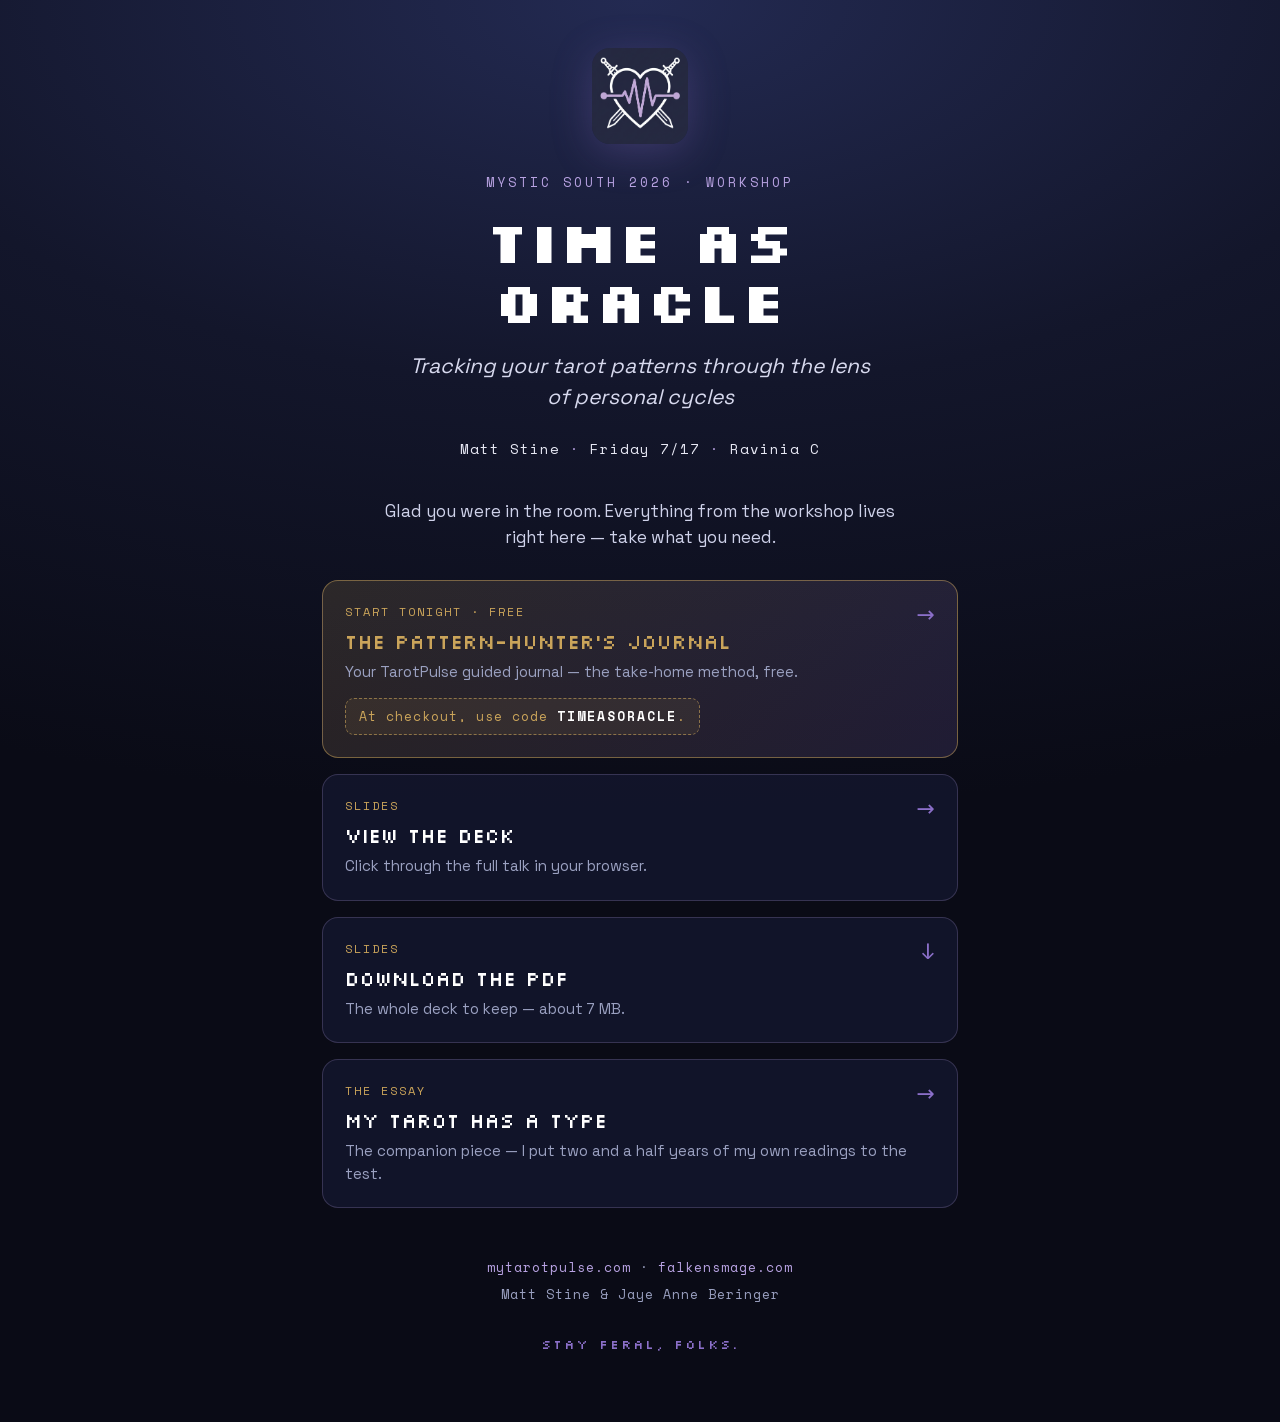
<file: index.html>
<!doctype html>
<html lang="en">
<head>
<meta charset="utf-8">
<meta name="viewport" content="width=device-width, initial-scale=1">
<title>Time as Oracle — Mystic South 2026</title>
<meta name="description" content="Time as Oracle: Tracking your tarot patterns through the lens of personal cycles. Slides and the 30-day workbook from Matt Stine's Mystic South 2026 workshop.">
<meta property="og:title" content="Time as Oracle — Mystic South 2026">
<meta property="og:description" content="The slides and the 30-day workbook from the workshop. Start the method tonight.">
<meta property="og:type" content="website">
<meta property="og:image" content="assets/tarotpulse-logo.png">
<link rel="icon" href="assets/tarotpulse-logo.png">
<link rel="stylesheet" href="deck/fonts/fonts.css">
<style>
  :root{
    --obsidian:#13162b; --lav:#b9a3e3; --lav-soft:#cdbcec; --lav-deep:#8b6fc9;
    --gold:#caa45a; --ink:#e8e9f5; --mut:#9aa0c0; --bg:#0a0b16;
  }
  *{box-sizing:border-box;}
  html,body{margin:0;padding:0;}
  body{
    background:var(--bg);
    background-image:radial-gradient(130% 90% at 50% 0%, #232a52 0%, var(--obsidian) 48%, #0a0b16 100%);
    background-attachment:fixed;
    color:var(--ink);
    font-family:'Space Grotesk',system-ui,sans-serif;
    -webkit-font-smoothing:antialiased;
    line-height:1.5;
    min-height:100vh;
  }
  .wrap{max-width:680px;margin:0 auto;padding:48px 22px 64px;}

  /* ---- header ---- */
  header{text-align:center;}
  .logo{width:96px;height:96px;border-radius:18px;display:inline-block;margin-bottom:22px;
        box-shadow:0 8px 40px rgba(139,111,201,.28);}
  .eyebrow{font-family:'Space Mono',monospace;font-size:13px;letter-spacing:3px;
           text-transform:uppercase;color:var(--lav);margin:0 0 18px;}
  h1{font-family:'Silkscreen',monospace;font-weight:700;font-size:clamp(34px,9vw,58px);
     line-height:1.04;margin:0;color:#fff;letter-spacing:1px;}
  .sub{font-style:italic;font-size:clamp(16px,4.4vw,21px);color:#d7d9ee;margin:20px auto 0;
       max-width:460px;line-height:1.45;}
  .meta{margin-top:26px;font-family:'Space Mono',monospace;font-size:14px;letter-spacing:1px;color:var(--ink);}
  .meta .b{color:var(--lav);}

  .intro{margin:40px auto 8px;text-align:center;font-size:17px;color:#cfd2ea;max-width:520px;}

  /* ---- action cards ---- */
  .actions{margin-top:30px;display:flex;flex-direction:column;gap:16px;}
  a.card{
    display:block;text-decoration:none;color:var(--ink);
    border:1px solid rgba(185,163,227,.22);border-radius:16px;
    background:rgba(28,33,66,.45);
    padding:22px 22px;transition:border-color .18s,transform .18s,background .18s;
  }
  a.card:hover,a.card:focus{border-color:var(--lav);background:rgba(40,47,92,.6);transform:translateY(-2px);}
  a.card:active{transform:translateY(0);}
  .card .k{font-family:'Space Mono',monospace;font-size:12px;letter-spacing:2px;
           text-transform:uppercase;color:var(--gold);margin-bottom:8px;}
  .card .t{font-family:'Silkscreen',monospace;font-size:20px;color:#fff;line-height:1.2;}
  .card .d{margin-top:8px;font-size:15px;color:var(--mut);}
  .card .code{margin-top:14px;display:inline-block;font-family:'Space Mono',monospace;
              font-size:13px;letter-spacing:1px;color:var(--gold);
              border:1px dashed rgba(202,164,90,.6);border-radius:9px;
              padding:8px 13px;background:rgba(202,164,90,.09);}
  .card .code b{color:#fff;letter-spacing:2px;font-weight:700;}

  /* primary = the workbook funnel */
  a.card.primary{
    border-color:rgba(202,164,90,.5);
    background:linear-gradient(135deg, rgba(202,164,90,.16), rgba(139,111,201,.16));
  }
  a.card.primary:hover{border-color:var(--gold);}
  a.card.primary .t{color:var(--gold);}
  .card .arrow{float:right;color:var(--lav-deep);font-size:22px;line-height:1;}

  /* ---- footer ---- */
  footer{margin-top:46px;text-align:center;font-family:'Space Mono',monospace;
         font-size:13px;letter-spacing:1px;color:var(--mut);line-height:2.1;}
  footer a{color:var(--lav);text-decoration:none;}
  footer a:hover{text-decoration:underline;}
  .feral{margin-top:22px;font-family:'Silkscreen',monospace;font-size:13px;
         letter-spacing:2px;color:var(--lav-deep);}
</style>
<!-- Plausible analytics — privacy-first, UTM-aware (business-card attribution) -->
<script defer data-domain="timeasoracle.mytarotpulse.com" src="https://plausible.io/js/script.js"></script>
</head>
<body>
<main class="wrap">
  <header>
    <img class="logo" src="assets/tarotpulse-logo.png" alt="TarotPulse">
    <p class="eyebrow">Mystic South 2026 · Workshop</p>
    <h1>TIME AS<br>ORACLE</h1>
    <p class="sub">Tracking your tarot patterns through the lens of personal cycles</p>
    <p class="meta">Matt Stine<span class="b"> · </span>Friday 7/17<span class="b"> · </span>Ravinia C</p>
  </header>

  <p class="intro">Glad you were in the room. Everything from the workshop lives right here — take what you need.</p>

  <nav class="actions">
    <a class="card primary" href="https://mytarotpulse.com/stalker-cards-upgrade?utm_source=mysticsouth&amp;utm_medium=talk&amp;utm_campaign=time-as-oracle&amp;utm_content=cta-journal">
      <span class="arrow">→</span>
      <div class="k">Start tonight · free</div>
      <div class="t">The Pattern-Hunter's Journal</div>
      <div class="d">Your TarotPulse guided journal — the take-home method, free.</div>
      <div class="code">At checkout, use code <b>TIMEASORACLE</b>.</div>
    </a>

    <a class="card" href="deck/">
      <span class="arrow">→</span>
      <div class="k">Slides</div>
      <div class="t">View the Deck</div>
      <div class="d">Click through the full talk in your browser.</div>
    </a>

    <a class="card" href="slides/time-as-oracle-deck.pdf">
      <span class="arrow">↓</span>
      <div class="k">Slides</div>
      <div class="t">Download the PDF</div>
      <div class="d">The whole deck to keep — about 7&nbsp;MB.</div>
    </a>

    <!-- Companion essay. Slug inferred (my-tarot-has-a-type) — verify resolves post-scheduling. -->
    <a class="card" href="https://feralarchitecture.com/p/my-tarot-has-a-type?utm_source=mysticsouth&amp;utm_medium=talk&amp;utm_campaign=time-as-oracle&amp;utm_content=companion-essay">
      <span class="arrow">→</span>
      <div class="k">The essay</div>
      <div class="t">My Tarot Has a Type</div>
      <div class="d">The companion piece — I put two and a half years of my own readings to the test.</div>
    </a>
  </nav>

  <footer>
    <a href="https://mytarotpulse.com">mytarotpulse.com</a> ·
    <a href="https://falkensmage.com">falkensmage.com</a><br>
    Matt Stine &amp; Jaye Anne Beringer
    <div class="feral">STAY FERAL, FOLKS.</div>
  </footer>
</main>
<!-- UTM passthrough: inbound utm_* (e.g. from the FA companion essay, source=substack) override the
     funnel link's hardcoded talk defaults, so GHL credits the real upstream channel; QR/direct traffic
     with no inbound UTMs keeps the default source=mysticsouth&medium=talk. -->
<script>
(function(){
  var inbound = new URLSearchParams(window.location.search);
  var keys = ['utm_source','utm_medium','utm_campaign','utm_content','utm_term'];
  var passed = keys.filter(function(k){ return inbound.has(k); });
  if(!passed.length) return;
  document.querySelectorAll('a[href*="mytarotpulse.com/stalker-cards-upgrade"]').forEach(function(a){
    try{
      var u = new URL(a.href);
      passed.forEach(function(k){ u.searchParams.set(k, inbound.get(k)); });
      a.href = u.toString();
    }catch(e){}
  });
})();
</script>
</body>
</html>
</file>
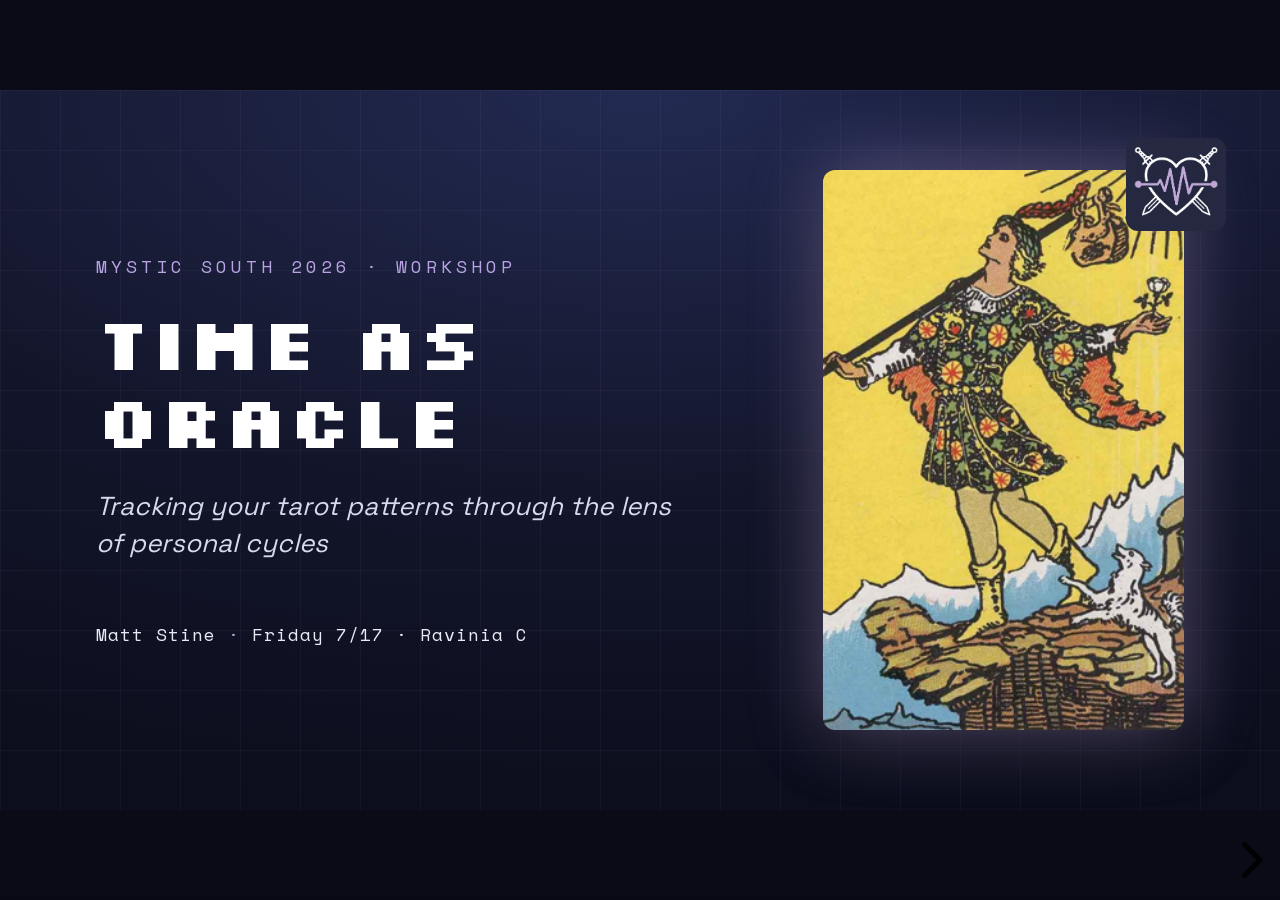
<file: deck/index.html>
<!doctype html>
<html lang="en"><head>
<meta charset="utf-8"><meta name="viewport" content="width=device-width, initial-scale=1">
<title>Time as Oracle</title>
<link rel="stylesheet" href="reveal/reveal.css">
<link rel="stylesheet" href="deck.css">
</head><body>
<div class="reveal"><div class="slides">
<section ><div class="slide title-slide"><div class="grid"></div>
  <img class="title-logo" src="assets/tarotpulse-logo.png" alt="">
  <div class="title-left">
    <div class="title-eyebrow">Mystic South 2026 · Workshop</div>
    <div class="title-main">TIME AS<br>ORACLE</div>
    <div class="title-sub">Tracking your tarot patterns through the lens of personal cycles</div>
    <div class="title-meta">Matt Stine<span class="b"> · </span>Friday 7/17 · Ravinia C</div>
  </div>
  <img class="title-card" src="assets/cards/fool.png" alt="The Fool"></div></section>
<section ><div class="slide quote-slide black"><div class="quote-mark">&ldquo;</div>
      <div class="quote-text">If you can see your path laid out in front of you step by step, <span class="hl">you know it's not your path.</span></div>
      <div class="quote-attr">&mdash; Joseph Campbell</div></div></section>
<section ><div class="slide card-slide"><div class="grid"></div>
      <div class="numeral">0</div>
      <div class="card-num-small">ARCANUM 0</div>
      <img class="card" src="assets/cards/fool.png" alt="THE FOOL">
      <div class="card-name">THE FOOL</div></div></section>
<section ><div class="slide content-slide"><div class="grid"></div>
  <img class="card" src="assets/cards/five-pentacles.png" alt="Five of Pentacles"
       style="position:absolute;right:110px;top:50%;transform:translateY(-50%);height:500px;">
  <div style="max-width:640px;z-index:3;">
    <div class="eyebrow content-eyebrow">The ordinary world</div>
    <div class="content-big">What am I missing?</div>
    <div class="content-body" style="max-width:640px;">I'd pull a few, journal them, note what I was feeling, close the book. That practice is real. But one day I'm looking at a hard autumn on a single page, and there it is again and again — the <span class="hl">Five of Pentacles.</span> The figure in the snow, outside the lit window. Of seventy-eight cards, the one that wouldn't leave was the one my body already read as <em>lack</em> — in the exact stretch the financial floor was giving way under me. Maybe the count was chance. The <span class="hl">match</span> wasn't.</div>
  </div></div></section>
<section ><div class="slide content-slide"><div class="grid"></div>
  <div class="eyebrow content-eyebrow">The reframe</div>
  <div class="split">
    <div class="col"><span class="lab">A single reading</span>is a sentence. Complete. True.</div>
    <div class="vs">→</div>
    <div class="col"><span class="lab">A year of readings</span>is a novel. One your own cards have been writing.</div>
  </div>
  <div class="content-body">Most of us have read sentences our whole practice without ever opening the book.</div></div></section>
<section ><div class="slide quote-slide black"><div class="quote-mark">&ldquo;</div>
      <div class="quote-text">Just put something down — its significance <span class="hl">may only be apparent later.</span></div>
      <div class="quote-attr">&mdash; Mary K. Greer, 1984</div></div></section>
<section ><div class="slide card-slide"><div class="grid"></div>
      <div class="numeral">II</div>
      <div class="card-num-small">ARCANUM II</div>
      <img class="card" src="assets/cards/priestess.png" alt="THE HIGH PRIESTESS">
      <div class="card-name">THE HIGH PRIESTESS</div></div></section>
<section ><div class="slide content-slide"><div class="grid"></div><div class="eyebrow content-eyebrow">High Priestess</div><div class="content-big">You already know.</div>
      <div class="content-body">You've felt Death arrive when something was ending. Watched the Queen of Cups follow you through grief. Had a card fall face-up and you just <span class="hl">knew.</span></div></div></section>
<section ><div class="slide content-slide"><div class="grid"></div><div class="eyebrow content-eyebrow">Behind the veil</div><div class="content-h">The pattern across <span class="lav">time.</span></div>
      <div class="content-body">She's Sophia — keeper of absolute knowledge — sitting between the pillars Boaz and Jachin. Behind her veil she's been holding <span class="hl">the pattern across time.</span> Not what one reading told you. What a hundred readings are telling you together.</div></div></section>
<section ><div class="slide content-slide"><div class="grid"></div>
  <div class="eyebrow content-eyebrow">Four decades, same conclusion</div>
  <div class="timeline">
    <div class="tl-stone"><div class="yr">1984</div><div class="nm">Greer</div></div>
    <div class="tl-arrow">›</div>
    <div class="tl-stone"><div class="yr">2000</div><div class="nm">Rosengarten</div></div>
    <div class="tl-arrow">›</div>
    <div class="tl-stone"><div class="yr">2015</div><div class="nm">Wen</div></div>
    <div class="tl-arrow">›</div>
    <div class="tl-stone"><div class="yr">2026</div><div class="nm">Chang</div></div>
  </div>
  <div class="content-body" style="text-align:center;margin-top:50px;">The academy spent years arriving at a conclusion every witch in this room reached the first time a card followed her home three nights in a row.</div></div></section>
<section ><div class="slide quote-slide black"><div class="quote-mark">&ldquo;</div>
      <div class="quote-text">Randomness is an illusion we create in order for our brain to put something in a box <span class="hl">we don't yet understand.</span></div>
      <div class="quote-attr">&mdash; Jaye Anne Beringer</div></div></section>
<section ><div class="slide card-slide"><div class="grid"></div>
      <div class="numeral">VII</div>
      <div class="card-num-small">ARCANUM VII</div>
      <img class="card" src="assets/cards/chariot.png" alt="THE CHARIOT">
      <div class="card-name">THE CHARIOT</div></div></section>
<section ><div class="slide content-slide"><div class="grid"></div><div class="eyebrow content-eyebrow">The Chariot is the vehicle, not the driver</div><div class="content-big">Journal. Spreadsheet.<br>App. Napkin.</div>
      <div class="content-body">A journal, a spreadsheet, an app, a napkin — I genuinely do not care. Wen's <em>Holistic Tarot</em> has templates for this. Chang's decan walk is the same impulse. <span class="hl">The Chariot is YOUR chariot.</span> Build it however you want.</div></div></section>
<section ><div class="slide pull-slide"><div class="grid"></div>
      <div class="pull-num">PULL ONE OF FOUR</div>
      <div class="pull-glyph" style="color:var(--wands)">🜂</div>
      <div class="pull-suit" style="color:var(--wands)">WANDS — Record</div>
      <div class="pull-meta">Pull One · Fire · Intuition</div>
      <div class="pull-line">Pull and capture: date, cards, a few words on your life. <span class="hl">Don't interpret in the moment.</span> Just capture.</div></div></section>
<section ><div class="slide exercise-slide"><div class="grid"></div>
  <div class="ex-badge">DO IT NOW · PULL ONE</div>
  <div class="ex-q">Shuffle. Pull one card — <span class="hl">your anchor for the next half hour.</span> Write down date, card, and a few words about your actual life. Then stop. Don't interpret it.</div>
  <div class="ex-data">&ldquo;Job interview.&rdquo;&nbsp;&nbsp;·&nbsp;&nbsp;&ldquo;Fight with my mom.&rdquo;&nbsp;&nbsp;·&nbsp;&nbsp;&ldquo;Felt weirdly peaceful.&rdquo;&nbsp;&nbsp;—&nbsp;&nbsp;a few words. That's the discipline.</div></div></section>
<section ><div class="slide pull-slide"><div class="grid"></div>
      <div class="pull-num">PULL TWO OF FOUR</div>
      <div class="pull-glyph" style="color:var(--swords)">🜁</div>
      <div class="pull-suit" style="color:var(--swords)">SWORDS — Frequency</div>
      <div class="pull-meta">Pull Two · Air · Thinking</div>
      <div class="pull-line">After a month: which cards showed up most? Which suits dominate? <span class="hl">Clear-eyed analysis applied to the aggregate.</span></div></div></section>
<section ><div class="slide exercise-slide"><div class="grid"></div>
  <div class="ex-badge">TOGETHER</div>
  <div class="ex-q">That card in front of you — the one you just pulled and didn't interpret? <span class="hl">You're also one day in this room's month.</span> We don't have a year of your data. We've got something better — a room.</div>
  <div class="ex-data">🜂 Wands&nbsp;&nbsp;·&nbsp;&nbsp;🜄 Cups&nbsp;&nbsp;·&nbsp;&nbsp;🜁 Swords&nbsp;&nbsp;·&nbsp;&nbsp;🜃 Pentacles&nbsp;&nbsp;·&nbsp;&nbsp;✦ Majors&nbsp;&nbsp;—&nbsp;&nbsp;when I call your suit, stand.</div></div></section>
<section ><div class="slide content-slide" style="align-items:center;"><div class="grid"></div>
  <div class="eyebrow content-eyebrow">The room's weather</div>
  <div style="display:flex;gap:34px;justify-content:center;flex-wrap:wrap;margin:38px 0 30px;">
    <div style="text-align:center"><div style="font-size:46px;color:var(--wands)">🜂</div><div style="color:var(--wands);letter-spacing:2px">WANDS</div><div style="font-size:13px;color:#8086a6">Fire · making</div></div>
    <div style="text-align:center"><div style="font-size:46px;color:var(--cups)">🜄</div><div style="color:var(--cups);letter-spacing:2px">CUPS</div><div style="font-size:13px;color:#8086a6">Water · feeling</div></div>
    <div style="text-align:center"><div style="font-size:46px;color:var(--swords)">🜁</div><div style="color:var(--swords);letter-spacing:2px">SWORDS</div><div style="font-size:13px;color:#8086a6">Air · thinking</div></div>
    <div style="text-align:center"><div style="font-size:46px;color:var(--pents)">🜃</div><div style="color:var(--pents);letter-spacing:2px">PENTACLES</div><div style="font-size:13px;color:#8086a6">Earth · body</div></div>
    <div style="text-align:center"><div style="font-size:46px;color:var(--lav)">✦</div><div style="color:var(--lav);letter-spacing:2px">MAJORS</div><div style="font-size:13px;color:#8086a6">the big story</div></div>
  </div>
  <div class="content-body" style="text-align:center;">Which element is the room holding? Which one's missing? <span class="hl">That's this room's function, right now — and we'll test it at the end.</span></div></div></section>
<section ><div class="slide pull-slide"><div class="grid"></div>
      <div class="pull-num">PULL THREE OF FOUR</div>
      <div class="pull-glyph" style="color:var(--cups)">🜄</div>
      <div class="pull-suit" style="color:var(--cups)">CUPS — Cycles</div>
      <div class="pull-meta">Pull Three · Water · Feeling</div>
      <div class="pull-line">After three months: when did Swords peak? When did Cups? <span class="hl">What was happening in your life at the crossover?</span></div></div></section>
<section ><div class="slide content-slide" style="align-items:center;justify-content:center;"><div class="grid"></div>
  <div class="fn-grid">
    <div class="fn-cell"><div class="g" style="color:var(--wands)">🜂</div><div class="s" style="color:var(--wands)">WANDS</div><div class="d">Fire · Intuition</div></div>
    <div class="fn-cell"><div class="g" style="color:var(--cups)">🜄</div><div class="s" style="color:var(--cups)">CUPS</div><div class="d">Water · Feeling</div></div>
    <div class="fn-cell"><div class="g" style="color:var(--swords)">🜁</div><div class="s" style="color:var(--swords)">SWORDS</div><div class="d">Air · Thinking</div></div>
    <div class="fn-cell"><div class="g" style="color:var(--pents)">🜃</div><div class="s" style="color:var(--pents)">PENTACLES</div><div class="d">Earth · Sensation</div></div>
  </div>
  <div class="fn-caption">Four suits. Four elements. Four functions. The Chariot holds the tension of all of them.</div></div></section>
<section ><div class="slide exercise-slide"><div class="grid"></div>
  <div class="ex-badge">DO IT NOW · PULL THREE</div>
  <div class="ex-q">Not your cards — your <span class="hl">life,</span> this last season. Which function has been <span style="color:var(--lav)">loud</span>? Which one's been <span style="color:var(--lav)">starved</span>? Write down both.</div>
  <div class="ex-data">🜂 Fire · intuition&nbsp;&nbsp;&nbsp;🜄 Water · feeling&nbsp;&nbsp;&nbsp;🜁 Air · thinking&nbsp;&nbsp;&nbsp;🜃 Earth · body</div></div></section>
<section ><div class="slide pull-slide"><div class="grid"></div>
      <div class="pull-num">PULL FOUR OF FOUR</div>
      <div class="pull-glyph" style="color:var(--pents)">🜃</div>
      <div class="pull-suit" style="color:var(--pents)">PENTACLES — Deeper Layers</div>
      <div class="pull-meta">Pull Four · Earth · Sensation</div>
      <div class="pull-line">Numerology. Astrology. <span class="hl">Major-to-Minor ratio</span> — chapter break vs. middle of a scene.</div></div></section>
<section ><div class="slide exercise-slide"><div class="grid"></div>
  <div class="ex-badge">DO IT NOW · PULL FOUR</div>
  <div class="ex-q">Back to the card you pulled first. Three layers: <span class="hl">its number, its sky, its rank.</span></div>
  <div class="ex-data">Numerology — reduce the number&nbsp;&nbsp;·&nbsp;&nbsp;Astrology — planet / sign&nbsp;&nbsp;·&nbsp;&nbsp;Major or Minor — chapter break, or middle of a scene?</div></div></section>
<section ><div class="slide card-slide"><div class="grid"></div>
      <div class="numeral">X</div>
      <div class="card-num-small">ARCANUM X</div>
      <img class="card" src="assets/cards/wheel.png" alt="WHEEL OF FORTUNE">
      <div class="card-name">WHEEL OF FORTUNE</div></div></section>
<section ><div class="slide content-slide"><div class="grid"></div><div class="eyebrow content-eyebrow">The Wheel turns</div><div class="content-big">You see it.</div>
      <div class="content-body">A card that's been following you. A suit that dominated the exact weeks your life was falling apart. The moment the method stops being an exercise and <span class="hl">starts being a mirror.</span></div></div></section>
<section ><div class="slide quote-slide black"><div class="quote-mark">&ldquo;</div>
      <div class="quote-text">When an inner situation is not made conscious, <span class="hl">it happens outside as fate.</span></div>
      <div class="quote-attr">&mdash; C.G. Jung</div></div></section>
<section ><div class="slide card-slide"><div class="grid"></div>
      <div class="numeral">XIII</div>
      <div class="card-num-small">ARCANUM XIII</div>
      <img class="card" src="assets/cards/death.png" alt="DEATH">
      <div class="card-name">DEATH</div></div></section>
<section ><div class="slide content-slide"><div class="grid"></div><div class="eyebrow content-eyebrow">What has to die</div><div class="content-h">The habit of treating each reading<br>as an <span class="lav">isolated ritual.</span></div>
      <div class="content-body">Not your practice — your practice is beautiful. <span class="hl">The isolation in which you've been practicing.</span> Pull, interpret, close the circle, each reading its own working. That's real. But it's incomplete.</div></div></section>
<section ><div class="slide content-slide"><div class="grid"></div><div class="eyebrow content-eyebrow">You already live by cycles</div><div class="content-big">One moon phase isn't<br>the lunar cycle.</div>
      <div class="content-body">You track the Wheel of the Year. You know Samhain is not Beltane, that October's energy is not April's. You just haven't applied that cyclical awareness to your cards yet.</div></div></section>
<section ><div class="slide hero-slide">
  <div class="hero-bg" style="background-image:url('assets/heroes/goo.png')"></div><div class="hero-scrim"></div>
  <div class="hero-text">The caterpillar doesn't become a butterfly.<br><span class="hl">It becomes goo first.</span></div></div></section>
<section ><div class="slide quote-slide black">
  <div class="content-big" style="font-size:64px;text-align:center;">February 2024.</div>
  <div class="content-body" style="text-align:center;margin-top:34px;max-width:900px;">
    I pulled Death on the 12th — my <span class="hl">rarest card</span>, ten pulls in two years.
    My sister Julie died on the 18th. Three deaths, three days apart.</div></div></section>
<section ><div class="slide quote-slide black">
  <div class="quote-mark">&ldquo;</div>
  <div class="quote-text">I have your sister. <span class="hl">She is safe.</span></div>
  <div class="quote-attr">— The Morrigan</div>
  <div class="content-body" style="text-align:center;margin-top:40px;max-width:820px;">A single daily pull couldn't hold that. A year of them could.</div></div></section>
<section ><div class="slide card-slide"><div class="grid"></div>
      <div class="numeral">XVII</div>
      <div class="card-num-small">ARCANUM XVII</div>
      <img class="card" src="assets/cards/star.png" alt="THE STAR">
      <div class="card-name">THE STAR</div></div></section>
<section ><div class="slide hero-slide">
  <div class="hero-bg" style="background-image:url('assets/heroes/shimmer.png')"></div><div class="hero-scrim"></div>
  <div class="hero-text">And then — something. Far off in the black sky, <span class="hl">a shimmer.</span></div></div></section>
<section ><div class="slide data-slide"><div class="grid"></div>
      <div class="data-h">A year of your cards, across time</div>
      <div style="font-family:'Space Mono',monospace;font-size:15px;color:#9aa0c0;margin-bottom:16px;letter-spacing:1px;">664 readings · 1,178 pulls · 28 months tracked</div><svg width="960" height="360" viewBox="0 0 960 360"><line x1="42" y1="314" x2="932" y2="314" stroke="rgba(185,163,227,0.12)"/><line x1="42" y1="168" x2="932" y2="168" stroke="rgba(185,163,227,0.12)"/><line x1="42" y1="22" x2="932" y2="22" stroke="rgba(185,163,227,0.12)"/><text x="34" y="318" fill="#8086a6" font-size="12" font-family="Space Mono" text-anchor="end">0%</text><text x="34" y="172" fill="#8086a6" font-size="12" font-family="Space Mono" text-anchor="end">25%</text><text x="34" y="26" fill="#8086a6" font-size="12" font-family="Space Mono" text-anchor="end">50%</text><polyline fill="none" stroke="#d1542e" stroke-width="3" stroke-linejoin="round" points="42,80 123,80 204,223 285,197 366,147 447,216 527,145 608,153 689,115 770,254 851,239 932,223" opacity="0.94"/><polyline fill="none" stroke="#4a78c9" stroke-width="3" stroke-linejoin="round" points="42,197 123,197 204,150 285,256 366,203 447,95 527,145 608,212 689,200 770,76 851,190 932,184" opacity="0.94"/><polyline fill="none" stroke="#caa45a" stroke-width="3" stroke-linejoin="round" points="42,139 123,256 204,223 285,110 366,259 447,241 527,197 608,168 689,172 770,183 851,165 932,223" opacity="0.94"/><polyline fill="none" stroke="#5aa86a" stroke-width="3" stroke-linejoin="round" points="42,256 123,139 204,77 285,110 366,63 447,120 527,184 608,139 689,186 770,159 851,78 932,41" opacity="0.94"/><text x="42" y="336" fill="#8086a6" font-size="12" font-family="Space Mono" text-anchor="middle">Jan</text><text x="123" y="336" fill="#8086a6" font-size="12" font-family="Space Mono" text-anchor="middle">Feb</text><text x="204" y="336" fill="#8086a6" font-size="12" font-family="Space Mono" text-anchor="middle">Mar</text><text x="285" y="336" fill="#8086a6" font-size="12" font-family="Space Mono" text-anchor="middle">Apr</text><text x="366" y="336" fill="#8086a6" font-size="12" font-family="Space Mono" text-anchor="middle">May</text><text x="447" y="336" fill="#8086a6" font-size="12" font-family="Space Mono" text-anchor="middle">Jun</text><text x="527" y="336" fill="#8086a6" font-size="12" font-family="Space Mono" text-anchor="middle">Jul</text><text x="608" y="336" fill="#8086a6" font-size="12" font-family="Space Mono" text-anchor="middle">Aug</text><text x="689" y="336" fill="#8086a6" font-size="12" font-family="Space Mono" text-anchor="middle">Sep</text><text x="770" y="336" fill="#8086a6" font-size="12" font-family="Space Mono" text-anchor="middle">Oct</text><text x="851" y="336" fill="#8086a6" font-size="12" font-family="Space Mono" text-anchor="middle">Nov</text><text x="932" y="336" fill="#8086a6" font-size="12" font-family="Space Mono" text-anchor="middle">Dec</text></svg>
      <div class="legend">
        <span><i style="background:#d1542e"></i>Wands</span>
        <span><i style="background:#4a78c9"></i>Cups</span>
        <span><i style="background:#caa45a"></i>Swords</span>
        <span><i style="background:#5aa86a"></i>Pentacles</span>
      </div></div></section>
<section ><div class="slide card-slide" style="justify-content:flex-start;padding-left:140px;"><div class="grid"></div>
  <img class="card" src="assets/cards/queen-pentacles.png" alt="Queen of Pentacles" style="height:440px;">
  <div style="z-index:3;max-width:520px;margin-left:80px;">
    <div class="content-h" style="font-size:30px;">She had a <span class="lav">project.</span></div>
    <div class="content-body">My most-pulled card that year, clustering in March and again in November. When I looked at what those windows shared, it was obvious — <span class="hl">she had a project I was too close to see day by day.</span> That's the descriptive read, and it's honest. But I'm a systems person — so I had to ask whether she was really beating chance.</div>
  </div></div></section>
<section ><div class="slide quote-slide black"><div class="quote-mark">&ldquo;</div>
      <div class="quote-text sm">An oracle cannot predict a precise event. But it can cast an image of a certain <span class="hl">qualitative field</span> of events &mdash; a certain psychological probability.</div>
      <div class="quote-attr">&mdash; Marie-Louise von Franz · On Divination and Synchronicity</div></div></section>
<section ><div class="slide content-slide"><div class="grid"></div><div class="eyebrow content-eyebrow">So I asked von Franz's two questions</div><div class="content-h">Not the card. <span class="lav">The field.</span></div>
      <div class="content-body"><span class="hl">The precise card?</span> Chance. No card beats the odds — even the Five of Pentacles that haunted me: my deck clusters <em>some</em> card like that a third of the time.<br><br><span class="lav">The qualitative field?</span> Real. The <em>element</em> keeps time with the moment — what I ask and what I live, both. Earth · money &nbsp; Fire · making &nbsp; Water · loss &nbsp; <span class="hl">Air + Water · the Morrigan.</span><br><br>The deck didn't pick the card. It kept time with the charge.</div></div></section>
<section ><div class="slide content-slide"><div class="grid"></div><div class="content-big">362<br><span class="lav" style="font-size:30px">consecutive days</span></div>
      <div class="content-body">Gabrielle — one of our first users — started tracking daily and noticed things her eye would never catch. <span class="hl">The method works for anyone who shows up.</span> This is not one person's fever dream.</div></div></section>
<section ><div class="slide card-slide"><div class="grid"></div>
      <div class="numeral">XX</div>
      <div class="card-num-small">ARCANUM XX</div>
      <img class="card" src="assets/cards/judgement.png" alt="JUDGEMENT">
      <div class="card-name">JUDGEMENT</div></div></section>
<section ><div class="slide content-slide"><div class="grid"></div><div class="eyebrow content-eyebrow">Sacred data</div><div class="content-h">A Book of Shadows written<br>by <span class="lav">the cards themselves.</span></div>
      <div class="content-body">A record of your soul's movement through time. A psychic autobiography — <span class="hl">a Book of Shadows written by the cards themselves.</span> Jaye Anne: "This data holds your energetic identity." And when your conscious analysis meets the unconscious signal your cards have been sending — that's the trumpet blast. Something cracks through. You can't unknow it.</div></div></section>
<section ><div class="slide content-slide"><div class="grid"></div><div class="eyebrow content-eyebrow">Magical sovereignty, applied to information</div><div class="content-big">Don't let them walk<br>into your data, either.</div>
      <div class="content-body">If you use any digital tool — not just ours — ask the hard questions. Who owns this data? Can you delete it? Export it? Is someone harvesting your energetic identity?</div></div></section>
<section ><div class="slide card-slide"><div class="grid"></div>
      <div class="numeral">XXI</div>
      <div class="card-num-small">ARCANUM XXI</div>
      <img class="card" src="assets/cards/world.png" alt="THE WORLD">
      <div class="card-name">THE WORLD</div></div></section>
<section ><div class="slide content-slide"><div class="grid"></div><div class="eyebrow content-eyebrow">The World dancer needs nothing but the dance</div><div class="content-big">Paper. Pen.<br>Willingness to look back.</div>
      <div class="content-body">A journal with a monthly grid. Date, cards, notes. The willingness to look back after a month, three months, a year. <span class="hl">That's the whole method.</span> If you want to do this entirely analog, by candlelight, in your own handwriting — honor that. You have everything you need.</div></div></section>
<section ><div class="slide cta-slide"><div class="grid"></div>
  <img class="cta-logo" src="assets/tarotpulse-logo.png" alt="">
  <div class="cta-h"><span class="b">TAROTPULSE</span> — HOW WE CHOSE TO SOLVE IT</div>
  <div class="cta-line">Not the only way. Just ours. It does the counting so you can focus on the meaning — and your data is yours: export it, delete it, never mined.</div>
  <div class="cta-qr"><img src="assets/qr-time-as-oracle.png" alt=""></div>
  <div class="cta-url">timeasoracle.mytarotpulse.com</div>
  <div class="cta-scan">Scan for slides · the 30-day workbook · TarotPulse</div>
  <div class="cta-code">At checkout, use code <b>TIMEASORACLE</b>.</div></div></section>
<section ><div class="slide content-slide"><div class="grid"></div>
  <div class="eyebrow content-eyebrow">You're not learning something new — you're learning to see what the tradition always knew</div>
  <div class="timeline">
    <div class="tl-stone"><div class="yr">1984</div><div class="nm">Greer</div></div>
    <div class="tl-arrow">›</div>
    <div class="tl-stone"><div class="yr">2015</div><div class="nm">Wen</div></div>
    <div class="tl-arrow">›</div>
    <div class="tl-stone"><div class="yr">2026</div><div class="nm">Chang</div></div>
    <div class="tl-arrow">›</div>
    <div class="tl-stone you"><div class="yr">NOW</div><div class="nm">your practice</div></div>
  </div>
  <div class="content-body" style="text-align:center;margin-top:50px;">Four decades of practitioners independently arriving at the same conclusion: the pattern across time is where the deep information lives.</div></div></section>
<section ><div class="slide content-slide"><div class="grid"></div><div class="eyebrow content-eyebrow">The collective vision</div><div class="content-big">Now imagine<br>every room.</div>
      <div class="content-body">Millions of practitioners tracking their patterns — anonymized, aggregated. What are the top cards being pulled right now, across the whole world? <span class="hl">What's the energetic signature of this moment on this part of the planet?</span><br><br>You already did it, in miniature, an hour ago — thirty cards, one room, its own weather.</div></div></section>
<section ><div class="slide quote-slide black"><div class="quote-mark">&ldquo;</div>
      <div class="quote-text">Where we have thought to be alone, <span class="hl">we shall be with all the world.</span></div>
      <div class="quote-attr">&mdash; Joseph Campbell</div></div></section>
<section ><div class="slide card-slide"><div class="grid"></div>
      <div class="numeral">0</div>
      <div class="card-num-small">ARCANUM 0</div>
      <img class="card" src="assets/cards/fool.png" alt="THE FOOL RETURNS">
      <div class="card-name">THE FOOL RETURNS</div></div></section>
<section ><div class="slide quote-slide black"><div class="quote-mark">&ldquo;</div>
      <div class="quote-text">Literally nothing is random. If you think something randomly happened — <span class="hl">that's the thing to look at.</span></div>
      <div class="quote-attr">&mdash; Jaye Anne Beringer</div></div></section>
<section ><div class="slide content-slide"><div class="grid"></div><div class="eyebrow content-eyebrow">You now have a method to listen</div><div class="content-big">Start tonight.</div>
      <div class="content-body">Pull your cards. Write them down. Do it tomorrow. And the next day. <span class="hl">Track the moon through a full cycle. Then look back.</span></div></div></section>
<section ><div class="slide exercise-slide"><div class="grid"></div>
  <div class="ex-badge">DO IT NOW · YOUR WEEK</div>
  <div class="ex-q">Don't wait for tonight. Pull <span class="hl">seven cards</span> — one for each day ahead. Log them in the first seven rows of your sheet. Don't interpret them. <span class="hl">Live your week. Sunday, look back.</span></div>
  <div class="ex-data">Not a prediction — a capture. &ldquo;Its significance may only be apparent later.&rdquo; That's the Fool's bargain, and it starts now.</div></div></section>
<section ><div class="slide close-slide"><div class="grid"></div>
  <div class="close-line">The cards were never just answering your questions.<br>They were <span class="hl">writing your story.</span><br><br>Now you know how to read it.</div>
  <div class="close-sign">Stay feral, folks.</div>
  <div class="close-res">Matt Stine · falkensmage.com · mytarotpulse.com</div>
  <img class="close-logo" src="assets/tarotpulse-logo.png" alt="">
  <div class="close-qr">
    <div class="close-qr-box"><img src="assets/qr-time-as-oracle.png" alt="Scan for slides, workbook, and TarotPulse"></div>
    <div class="close-qr-cap">Slides · workbook · TarotPulse<br>timeasoracle.mytarotpulse.com<br>At checkout, use code TIMEASORACLE.</div>
  </div></div></section>
</div></div>
<script src="reveal/reveal.js"></script>
<script>
Reveal.initialize({
  width:1280, height:720, margin:0, center:false, hash:true,
  controls:true, progress:true, transition:'fade',
  plugins: []
});
</script>
</body></html>
</file>
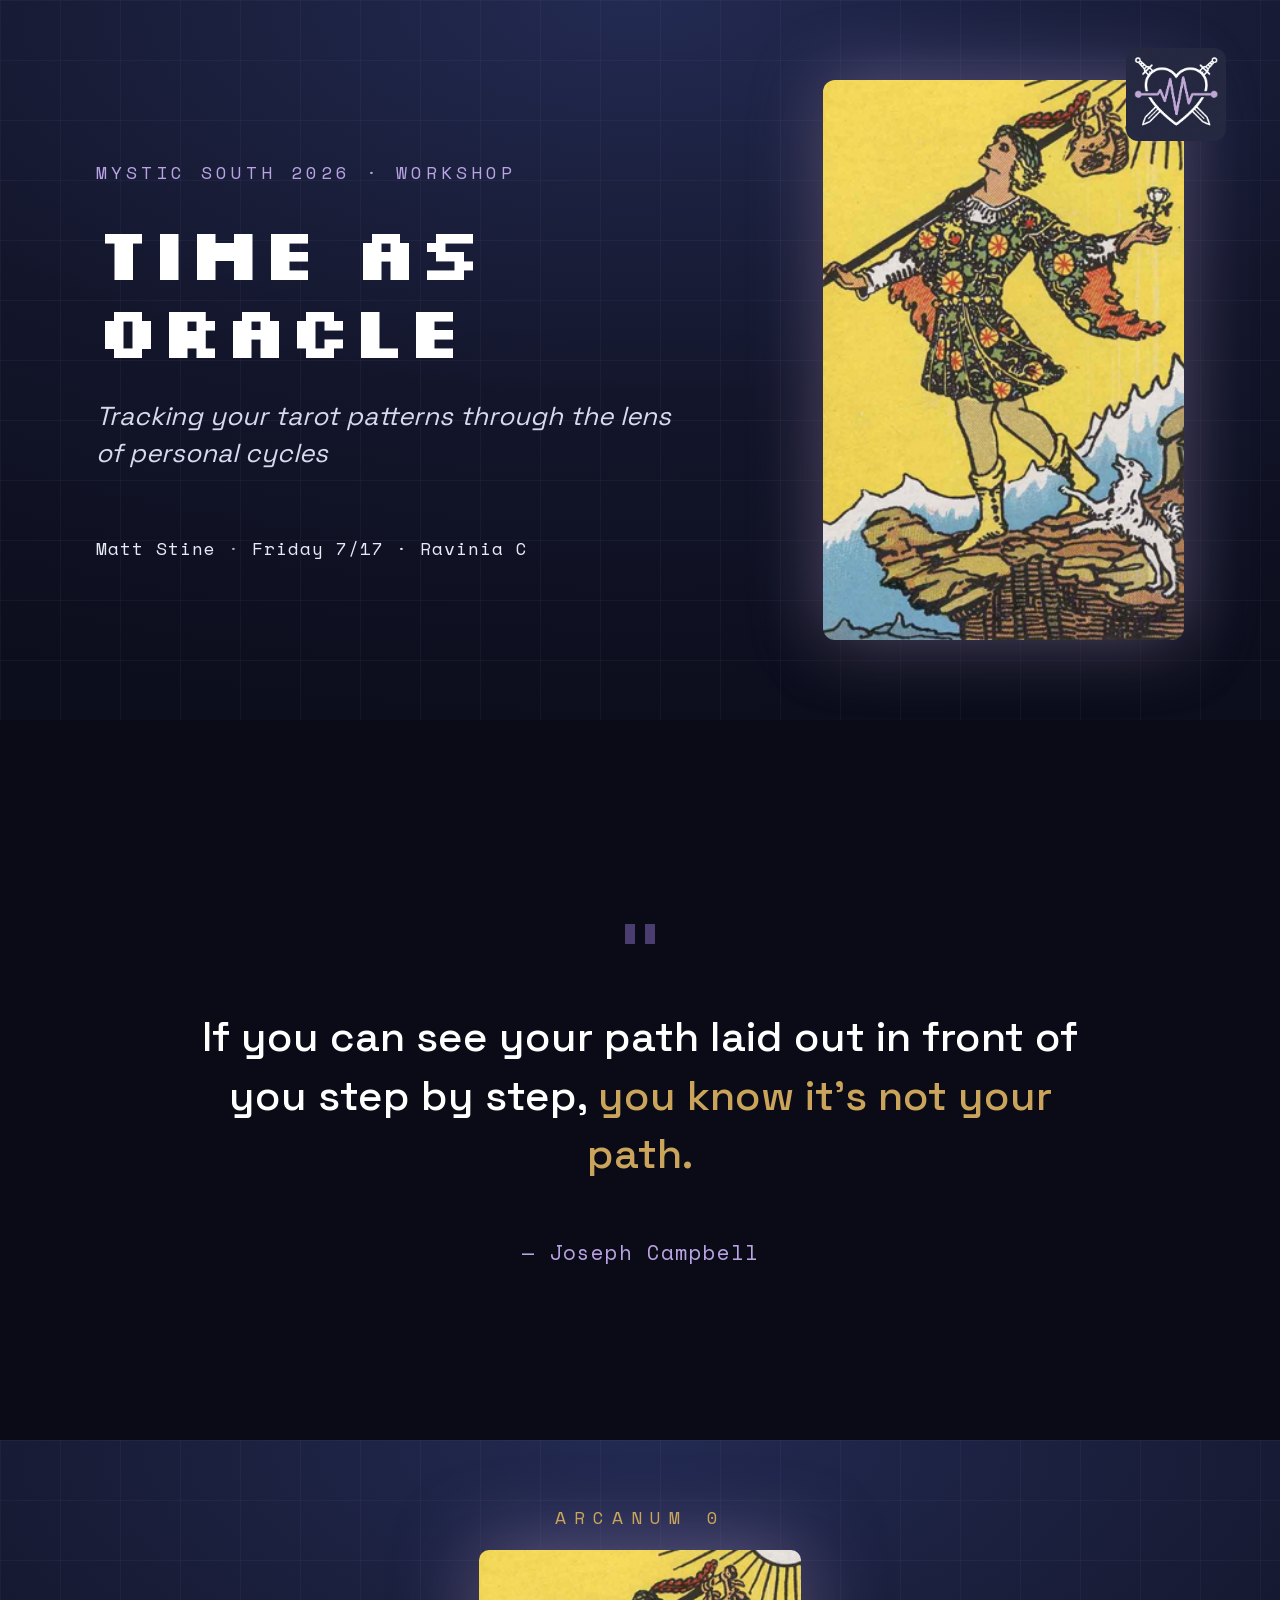
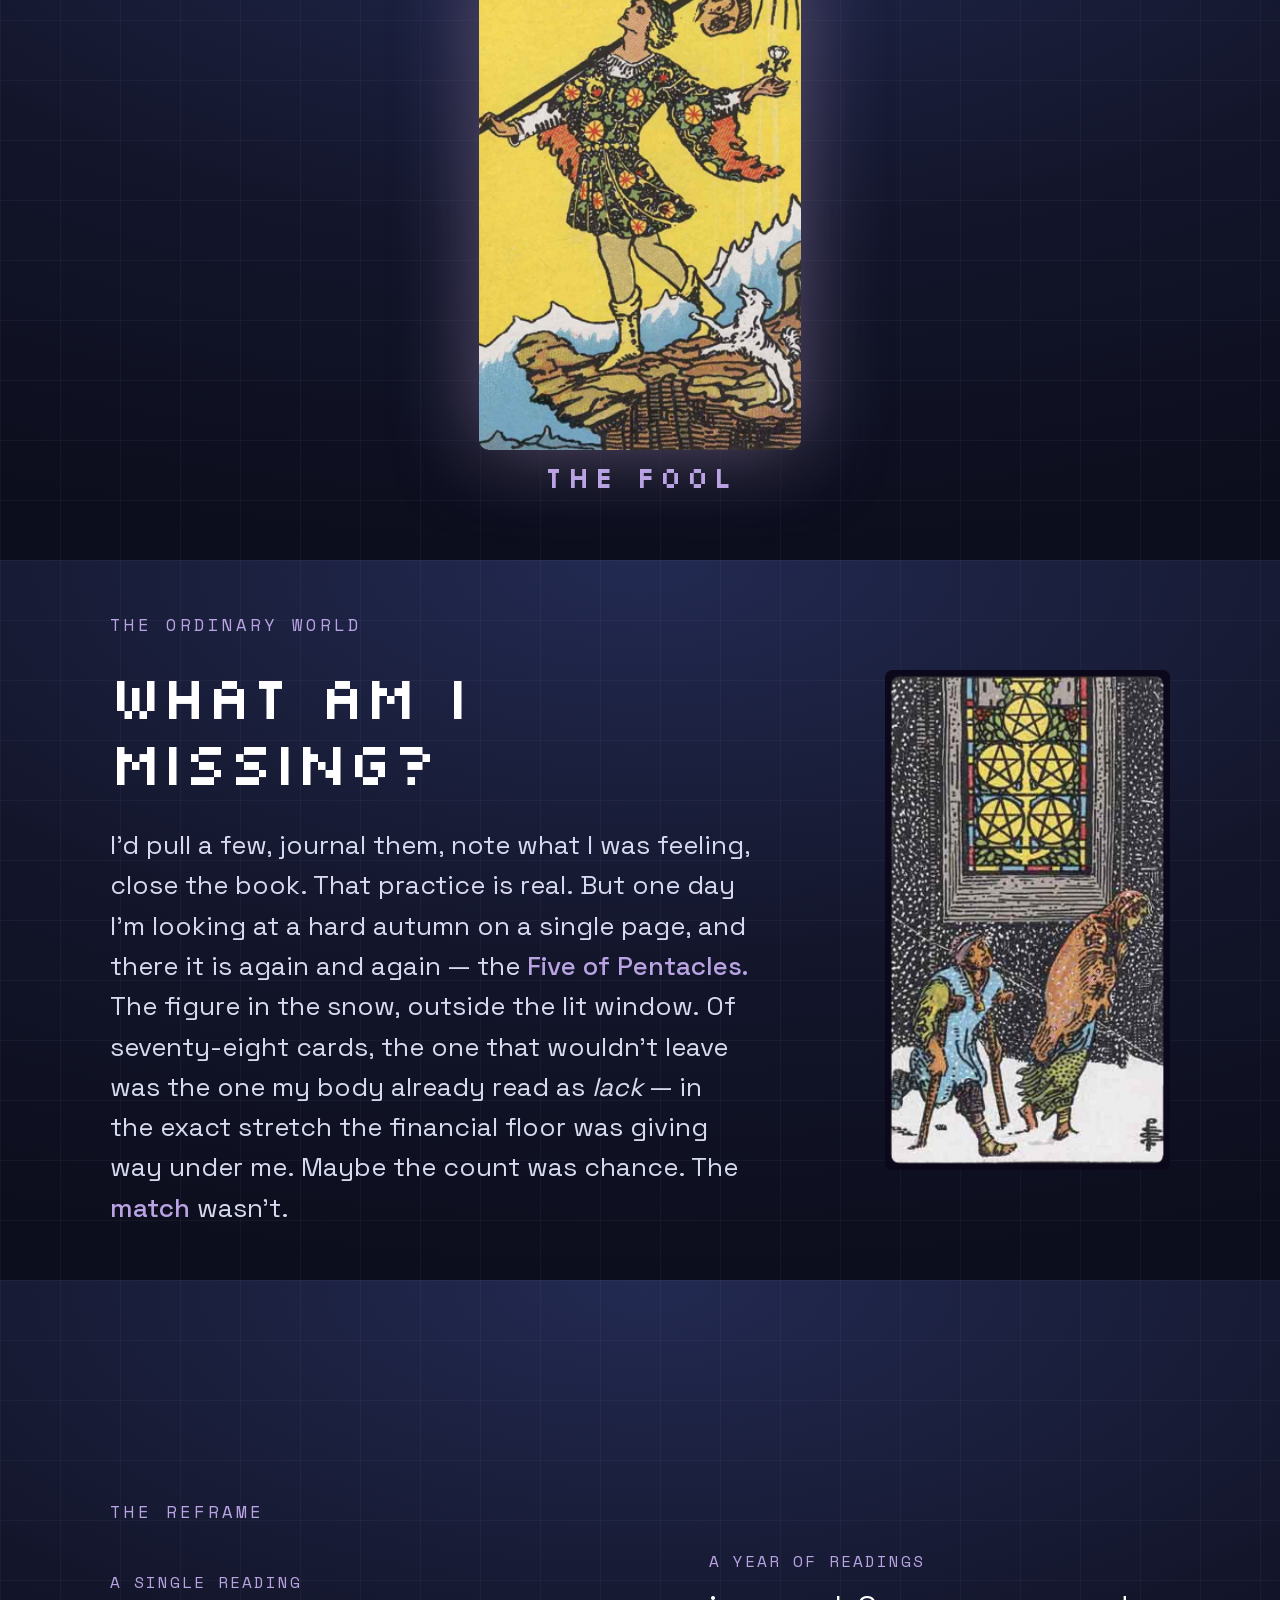
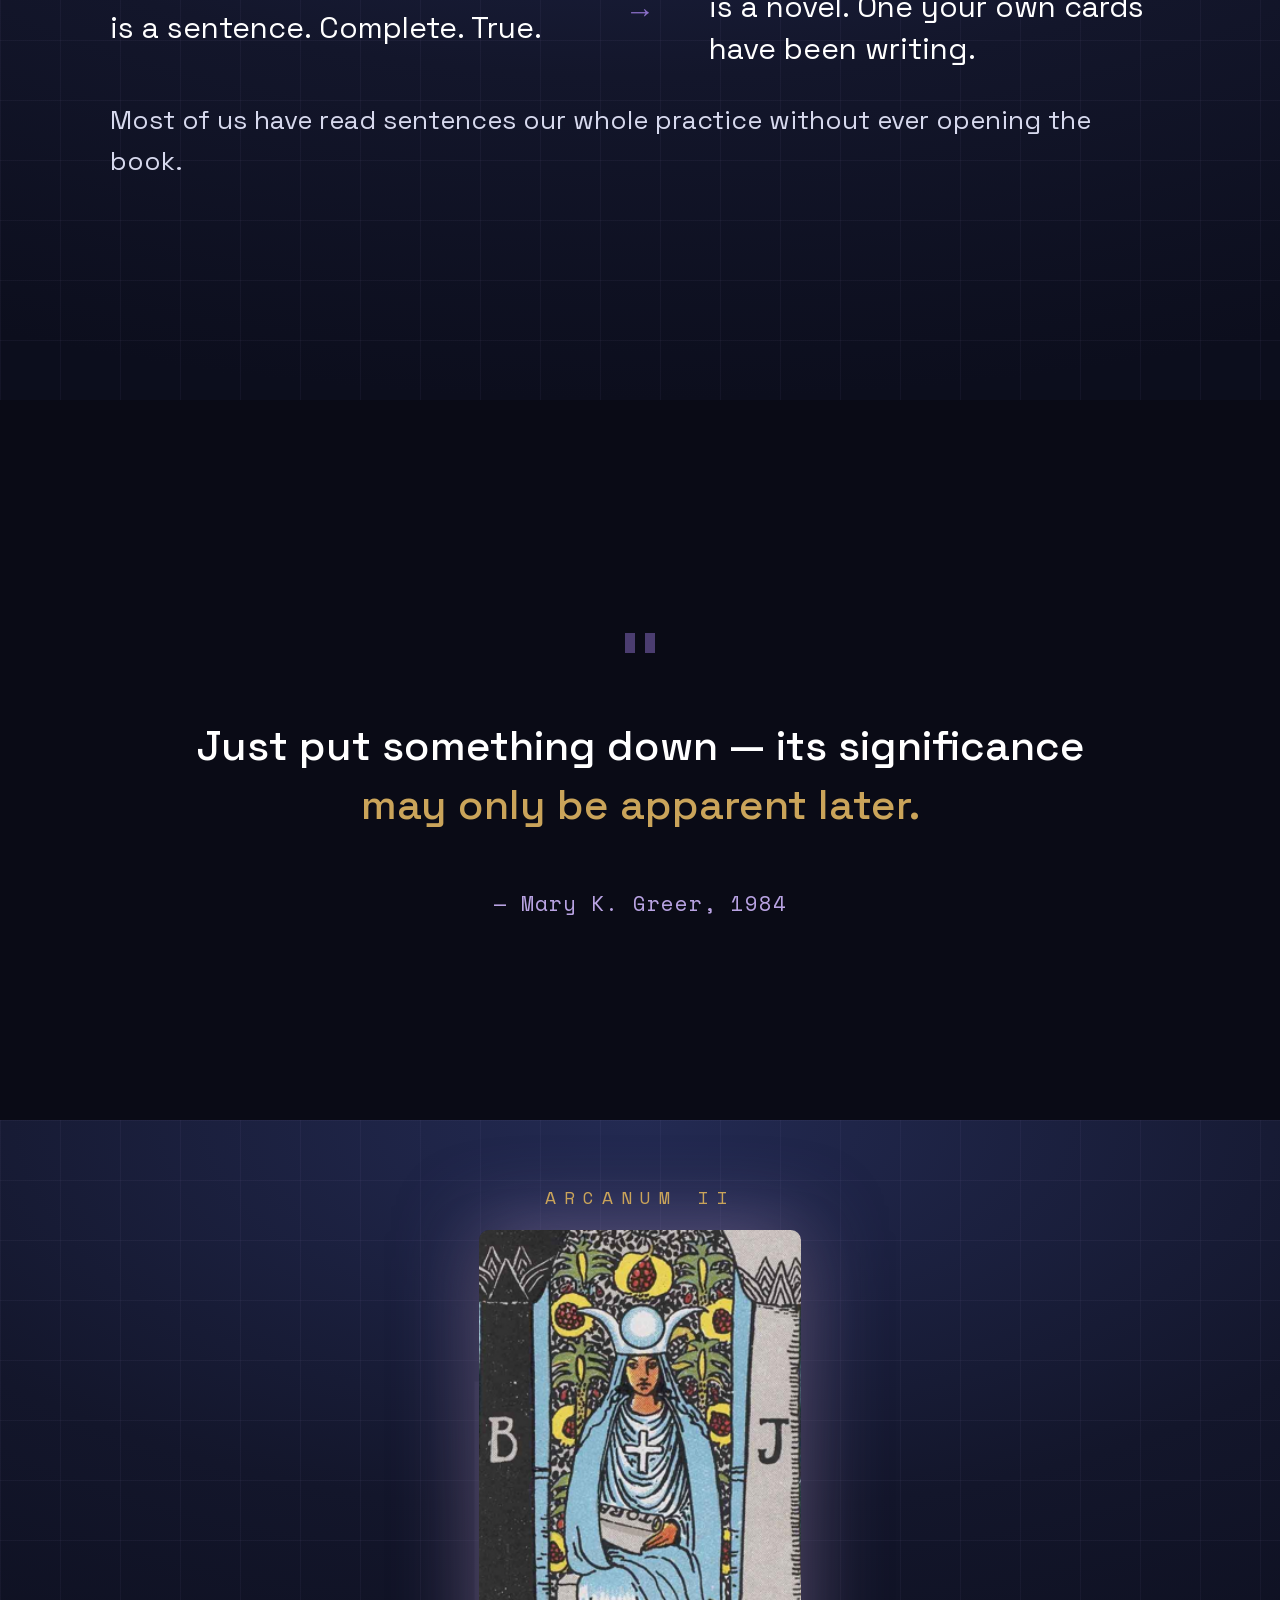
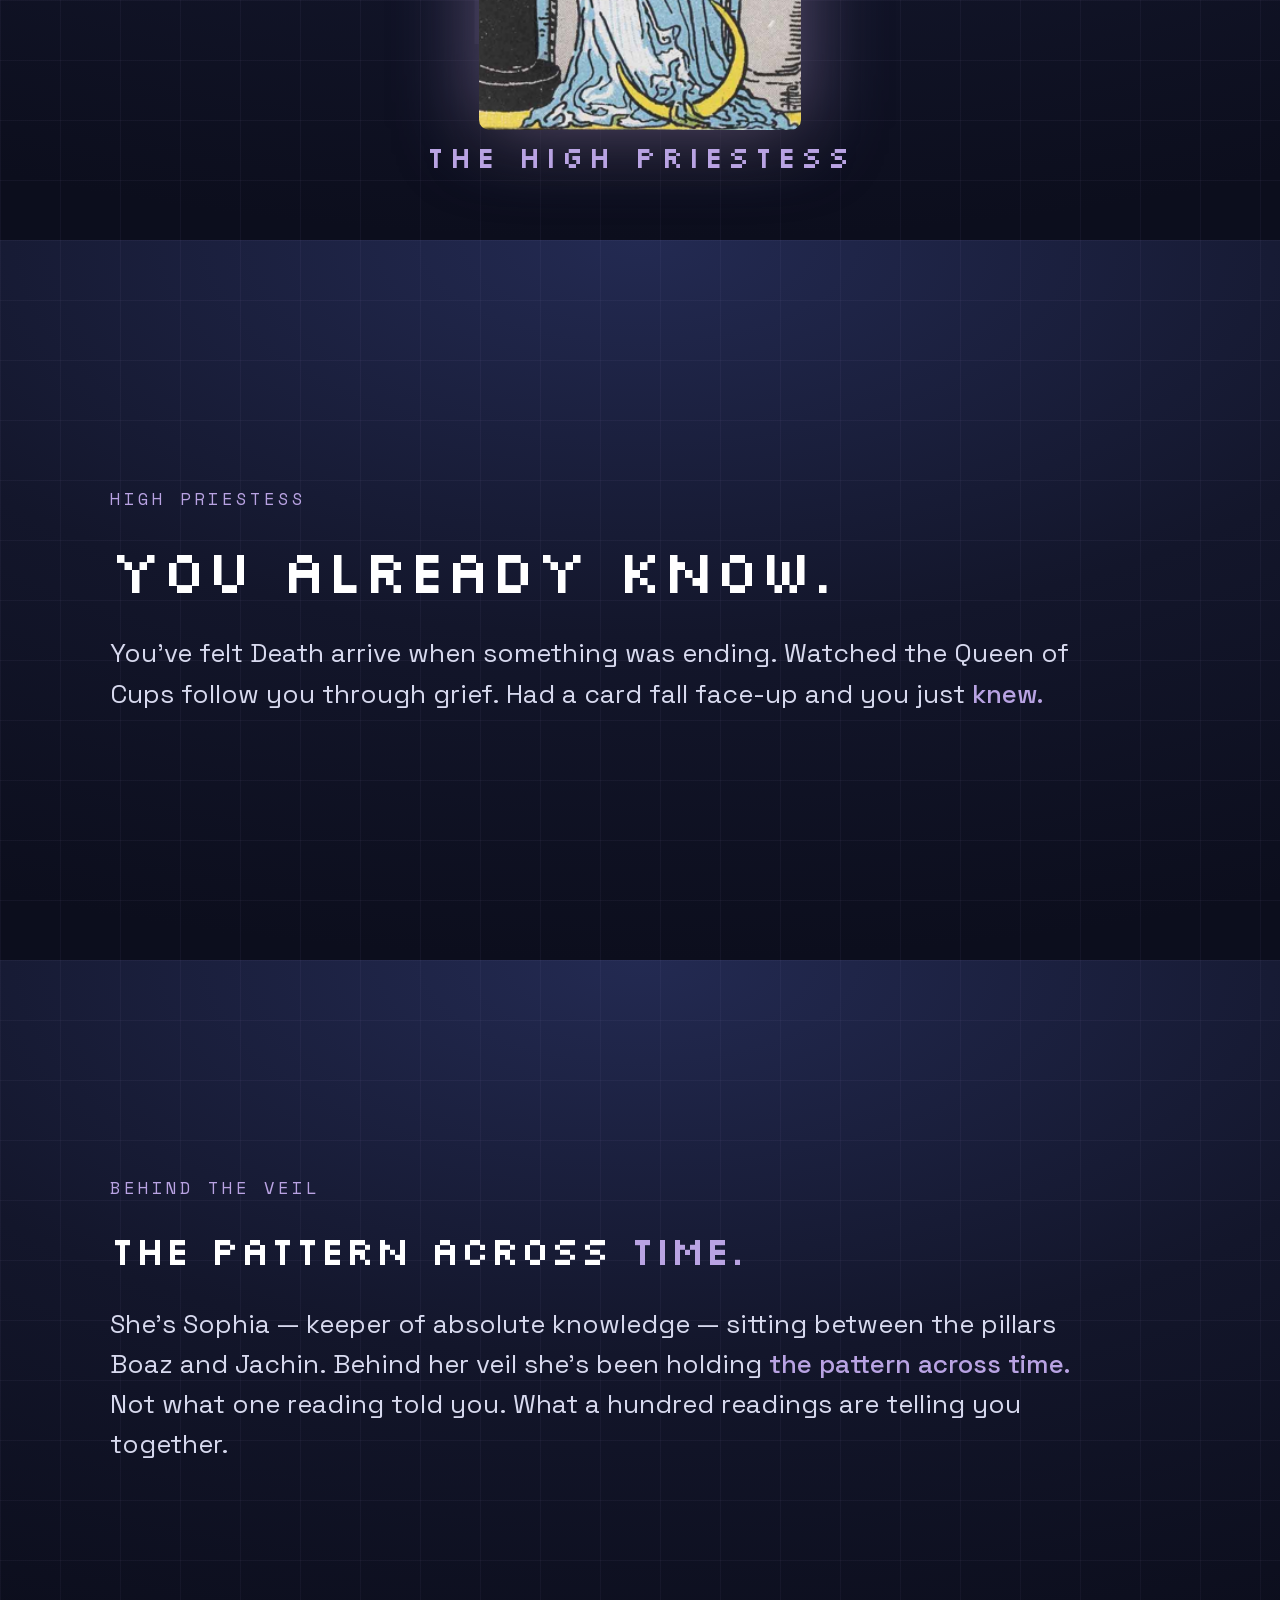
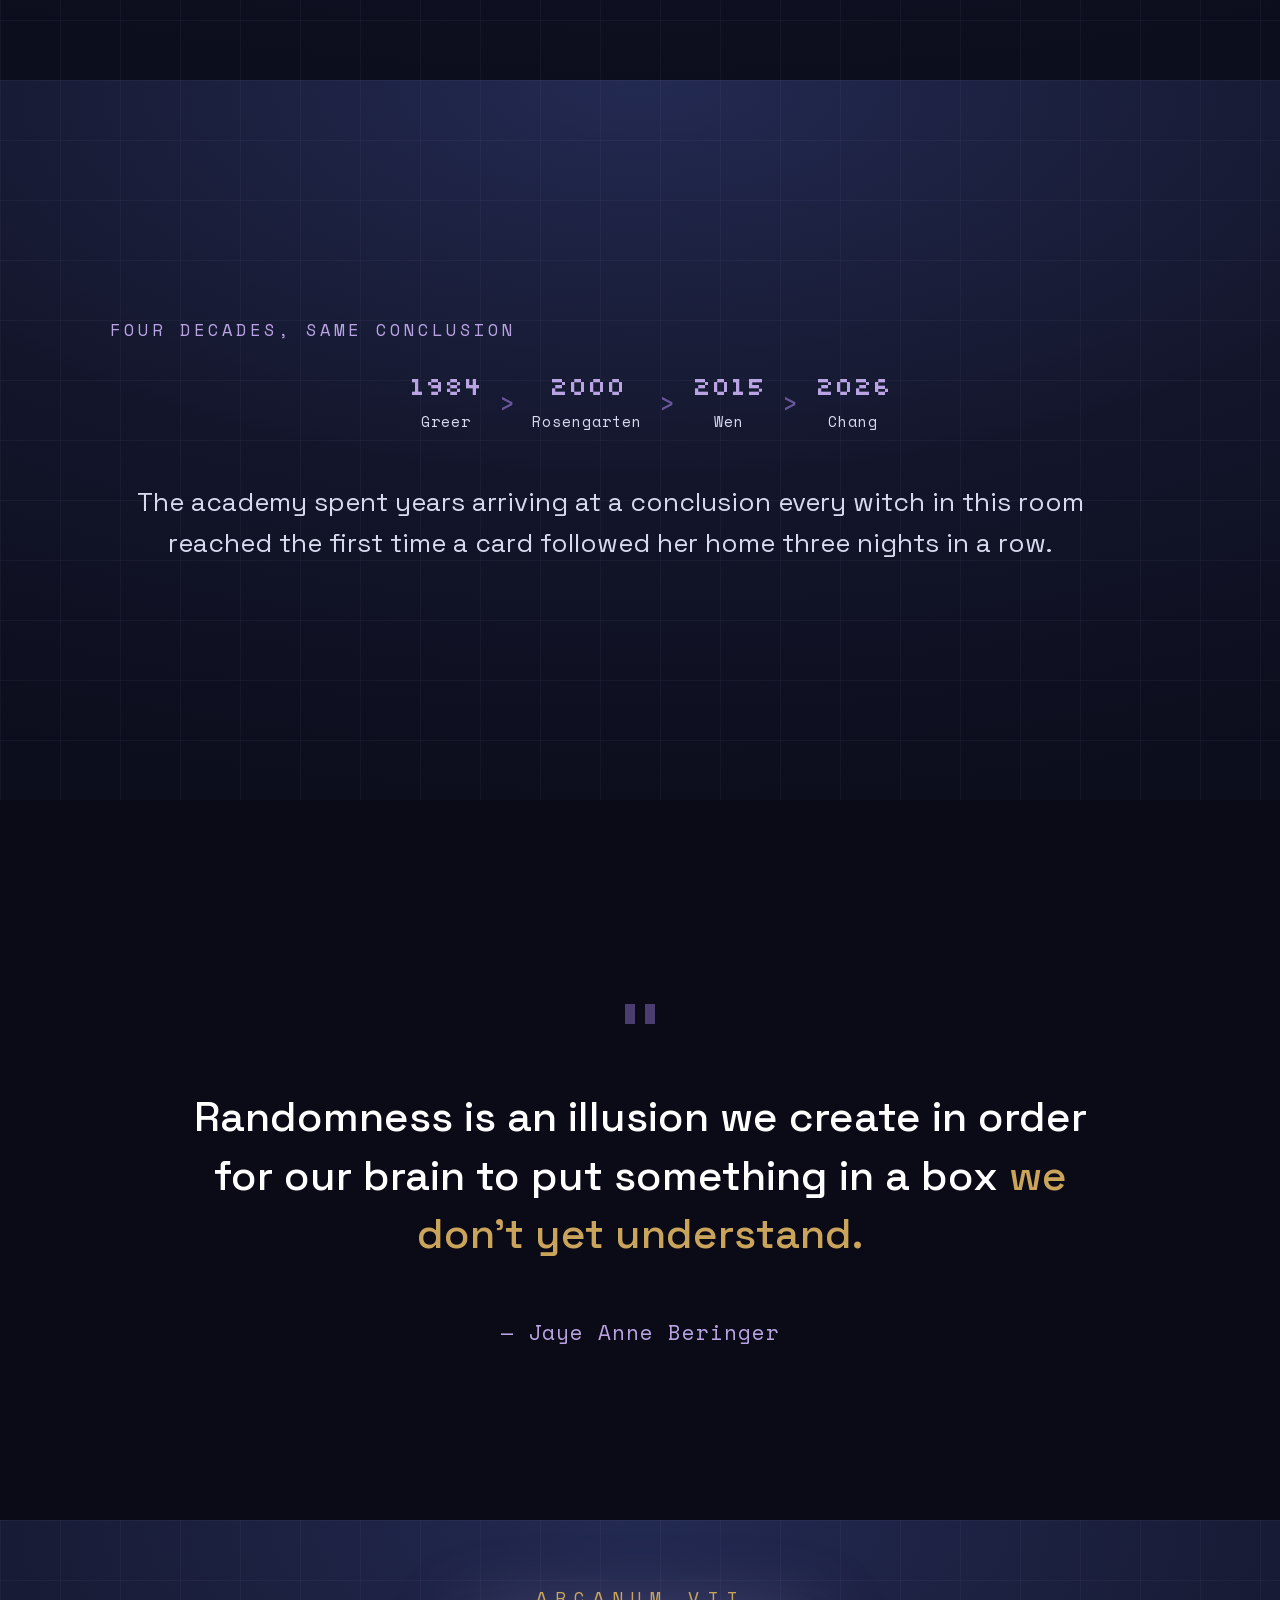
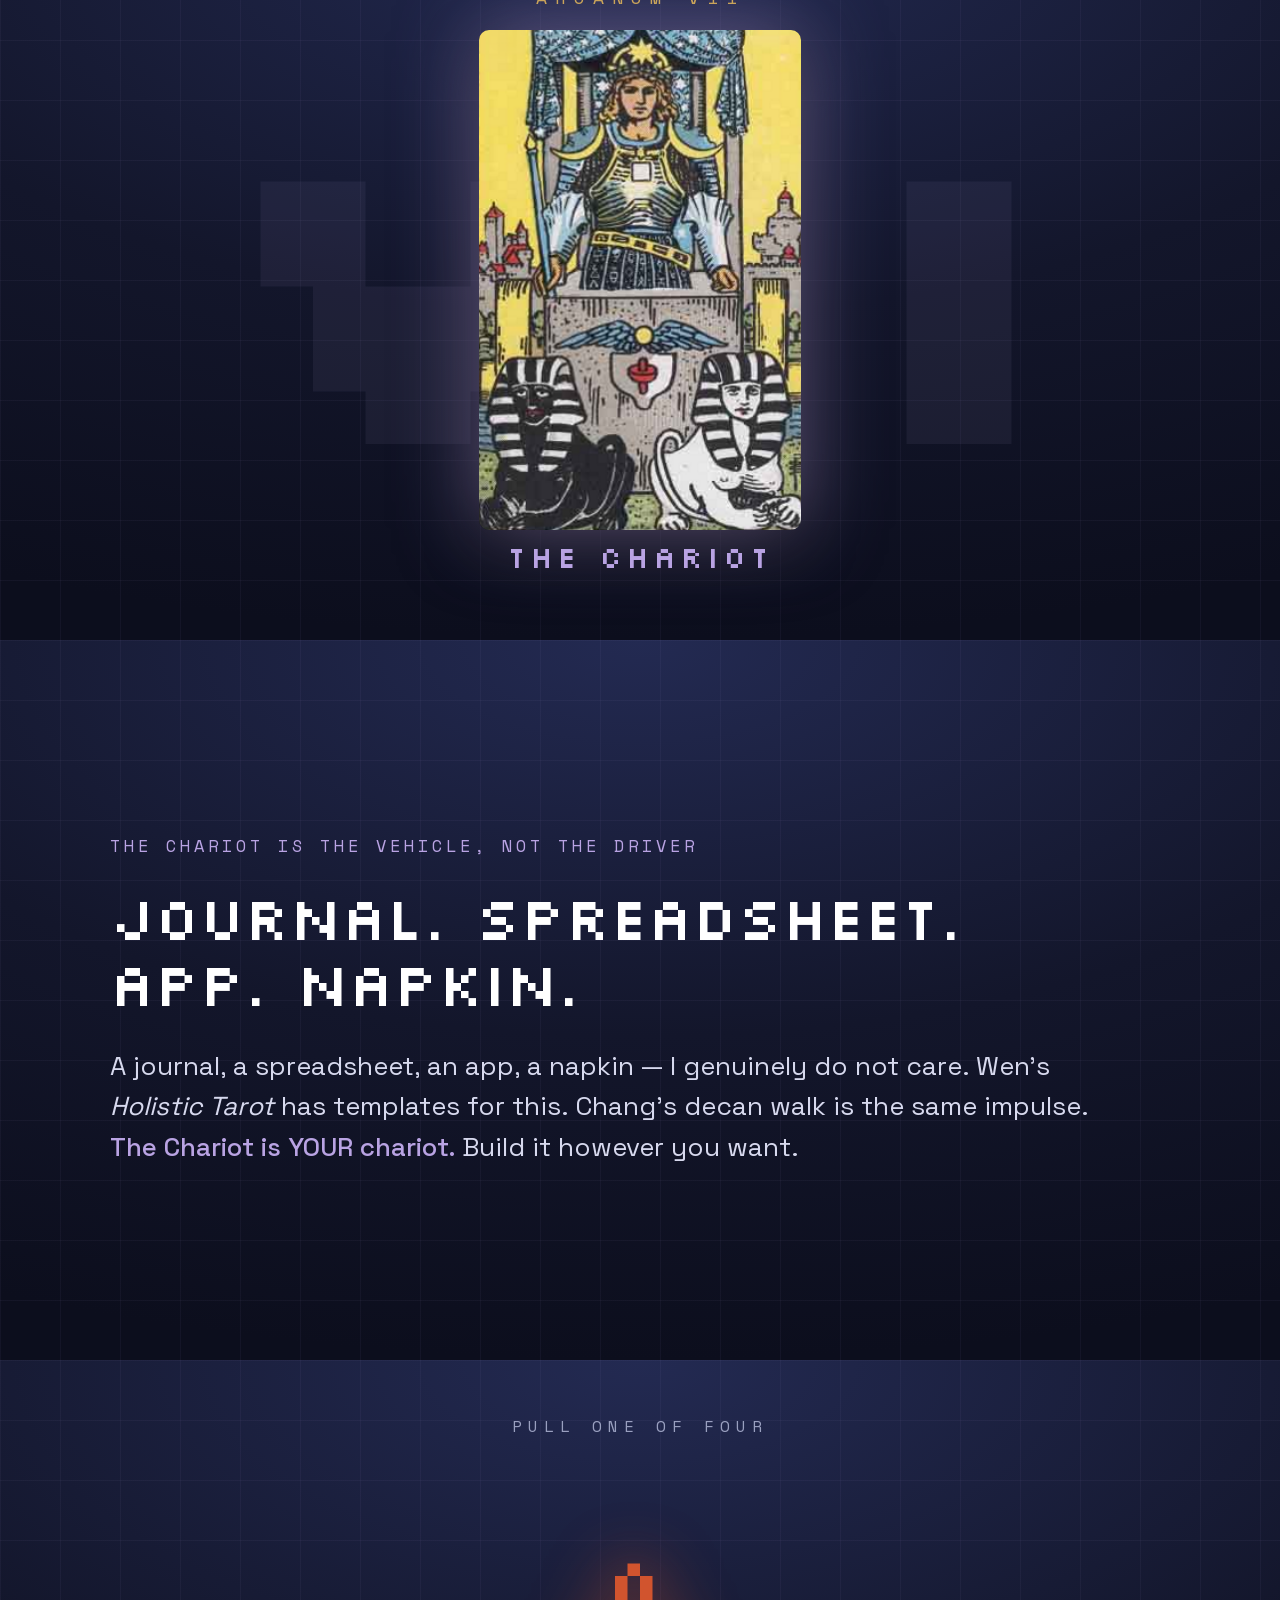
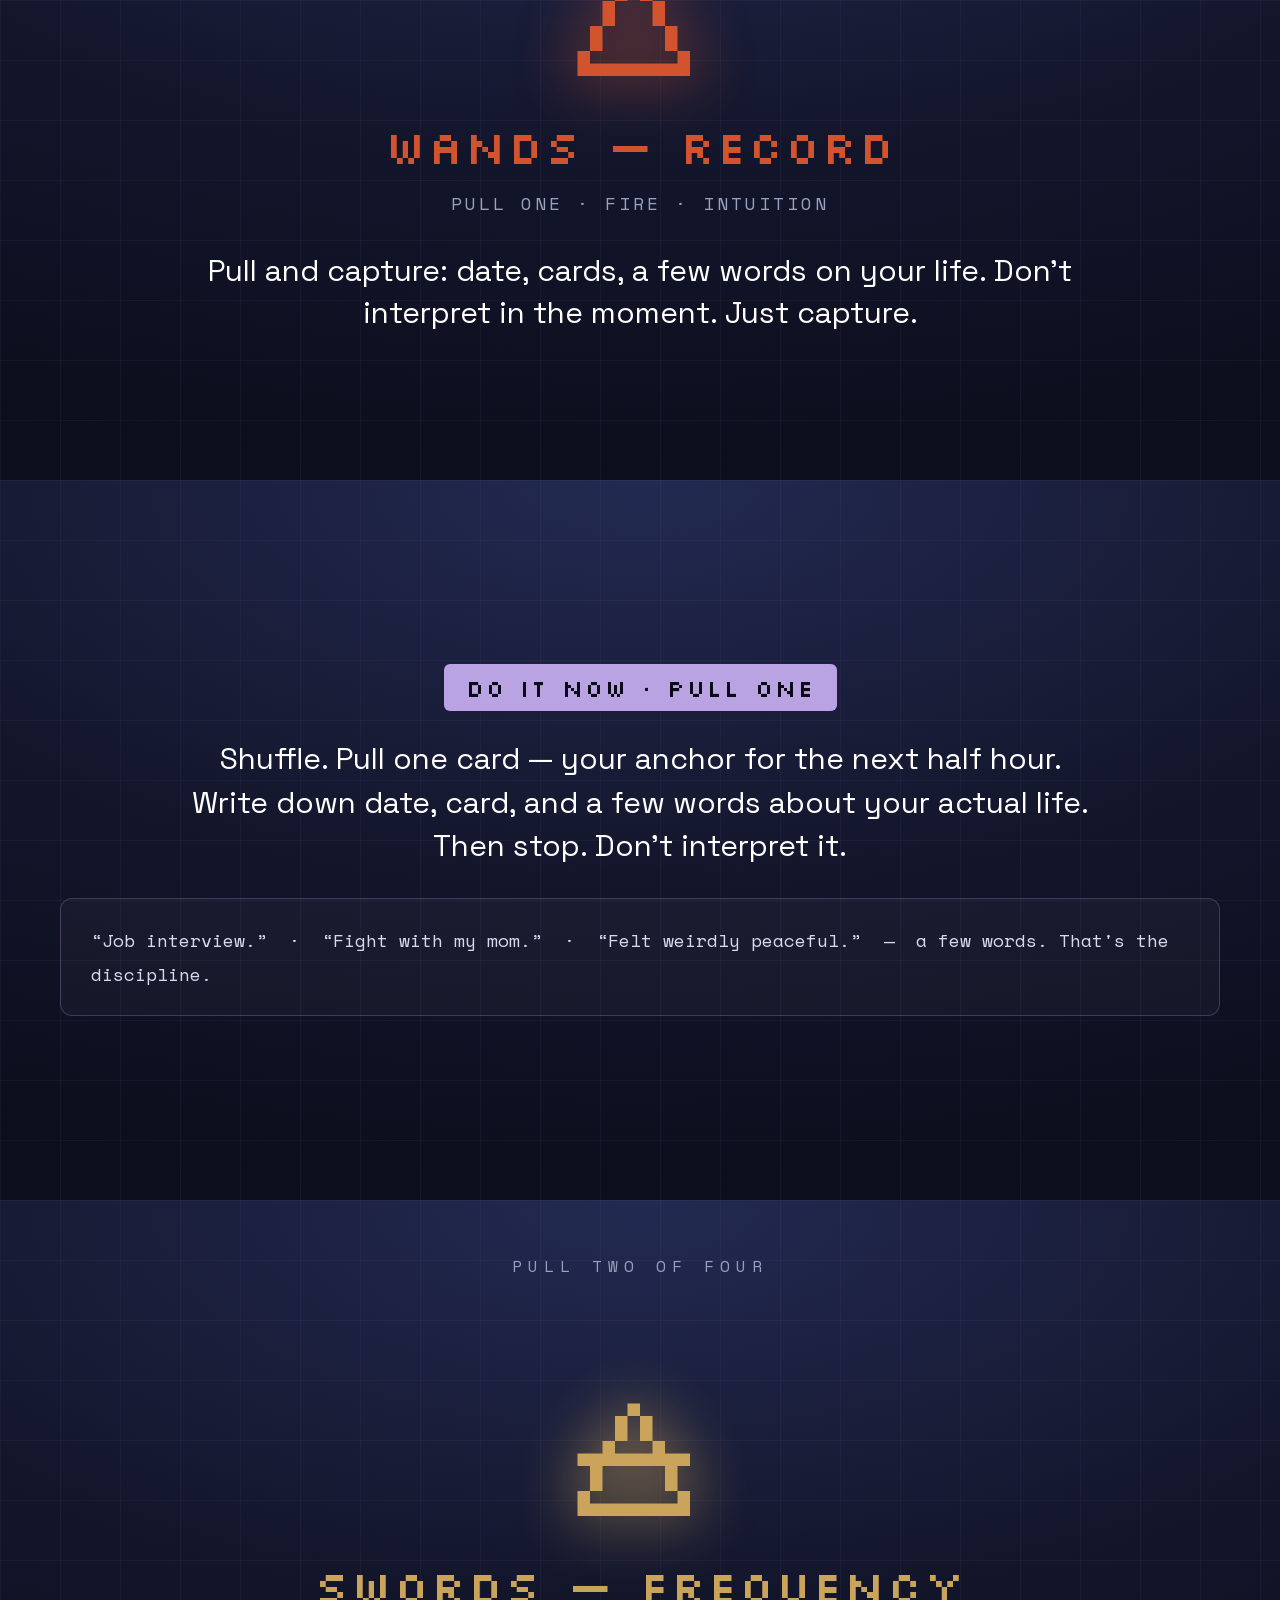
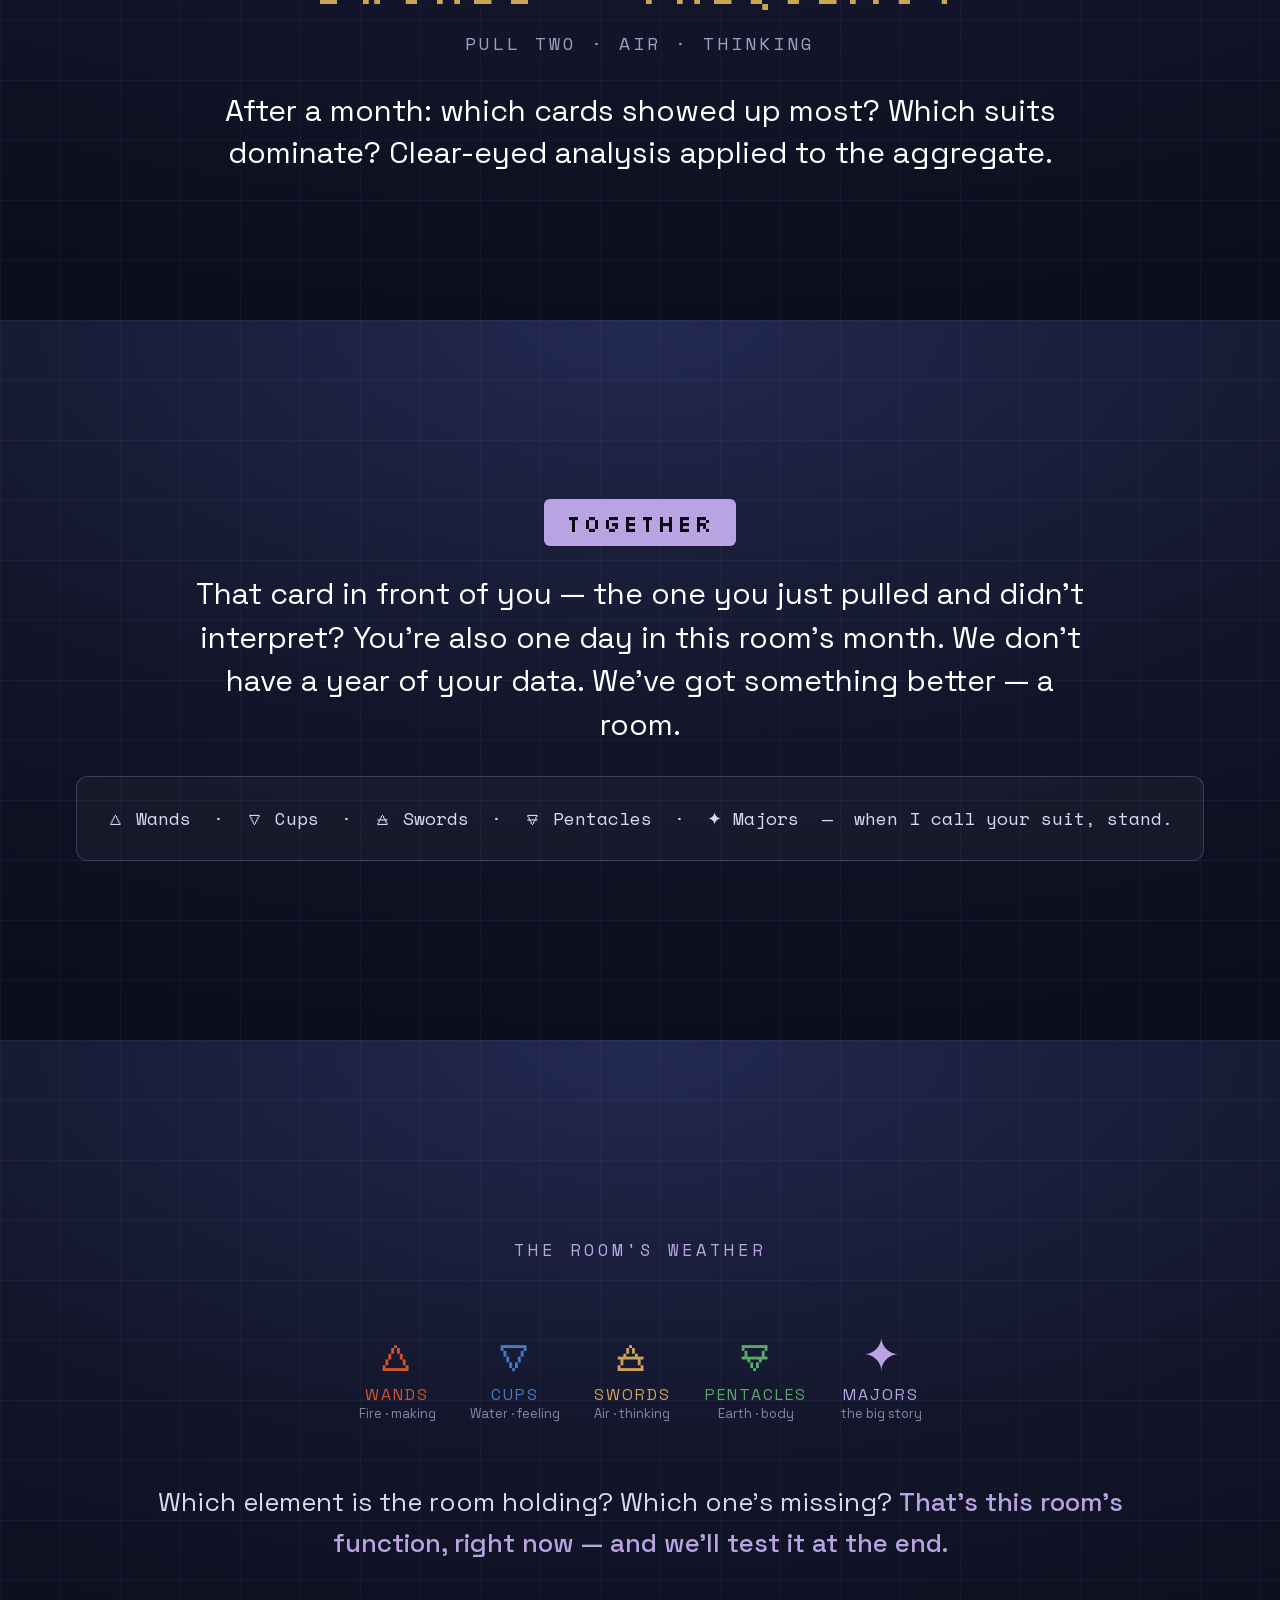
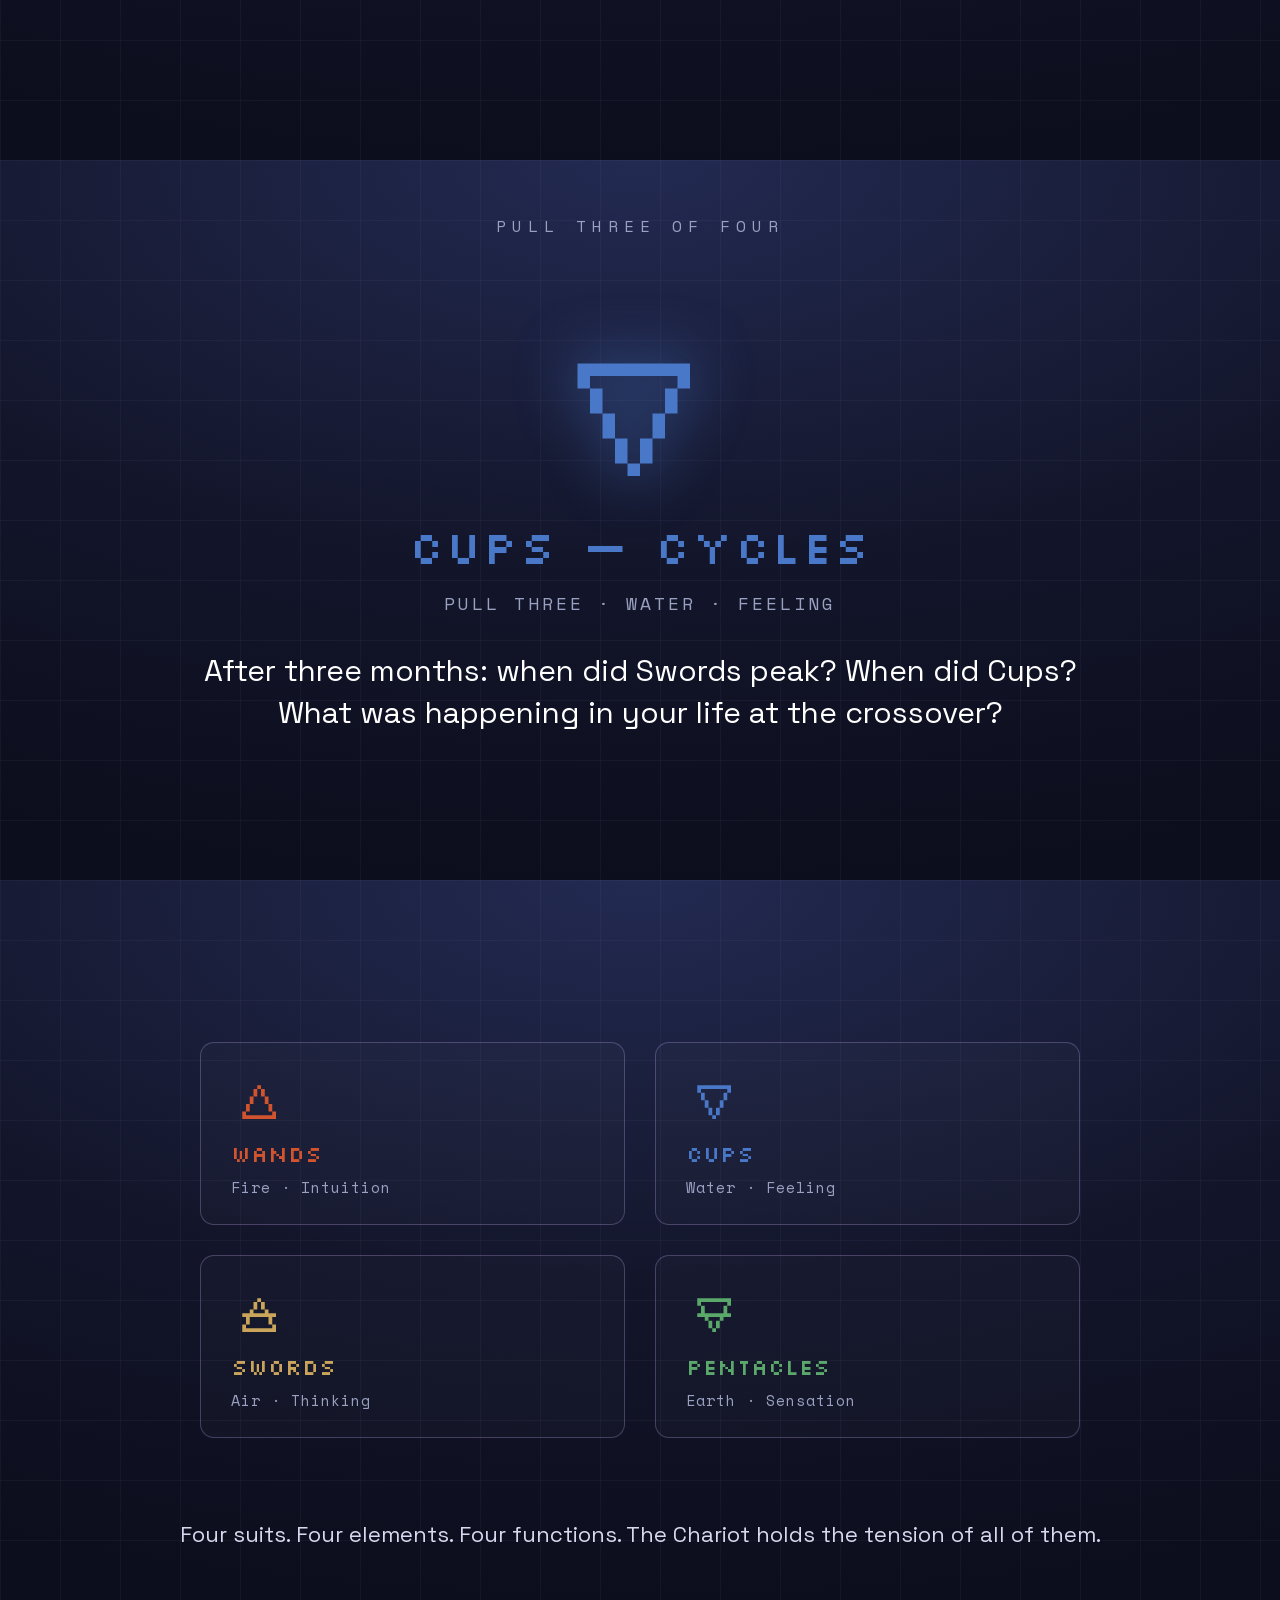
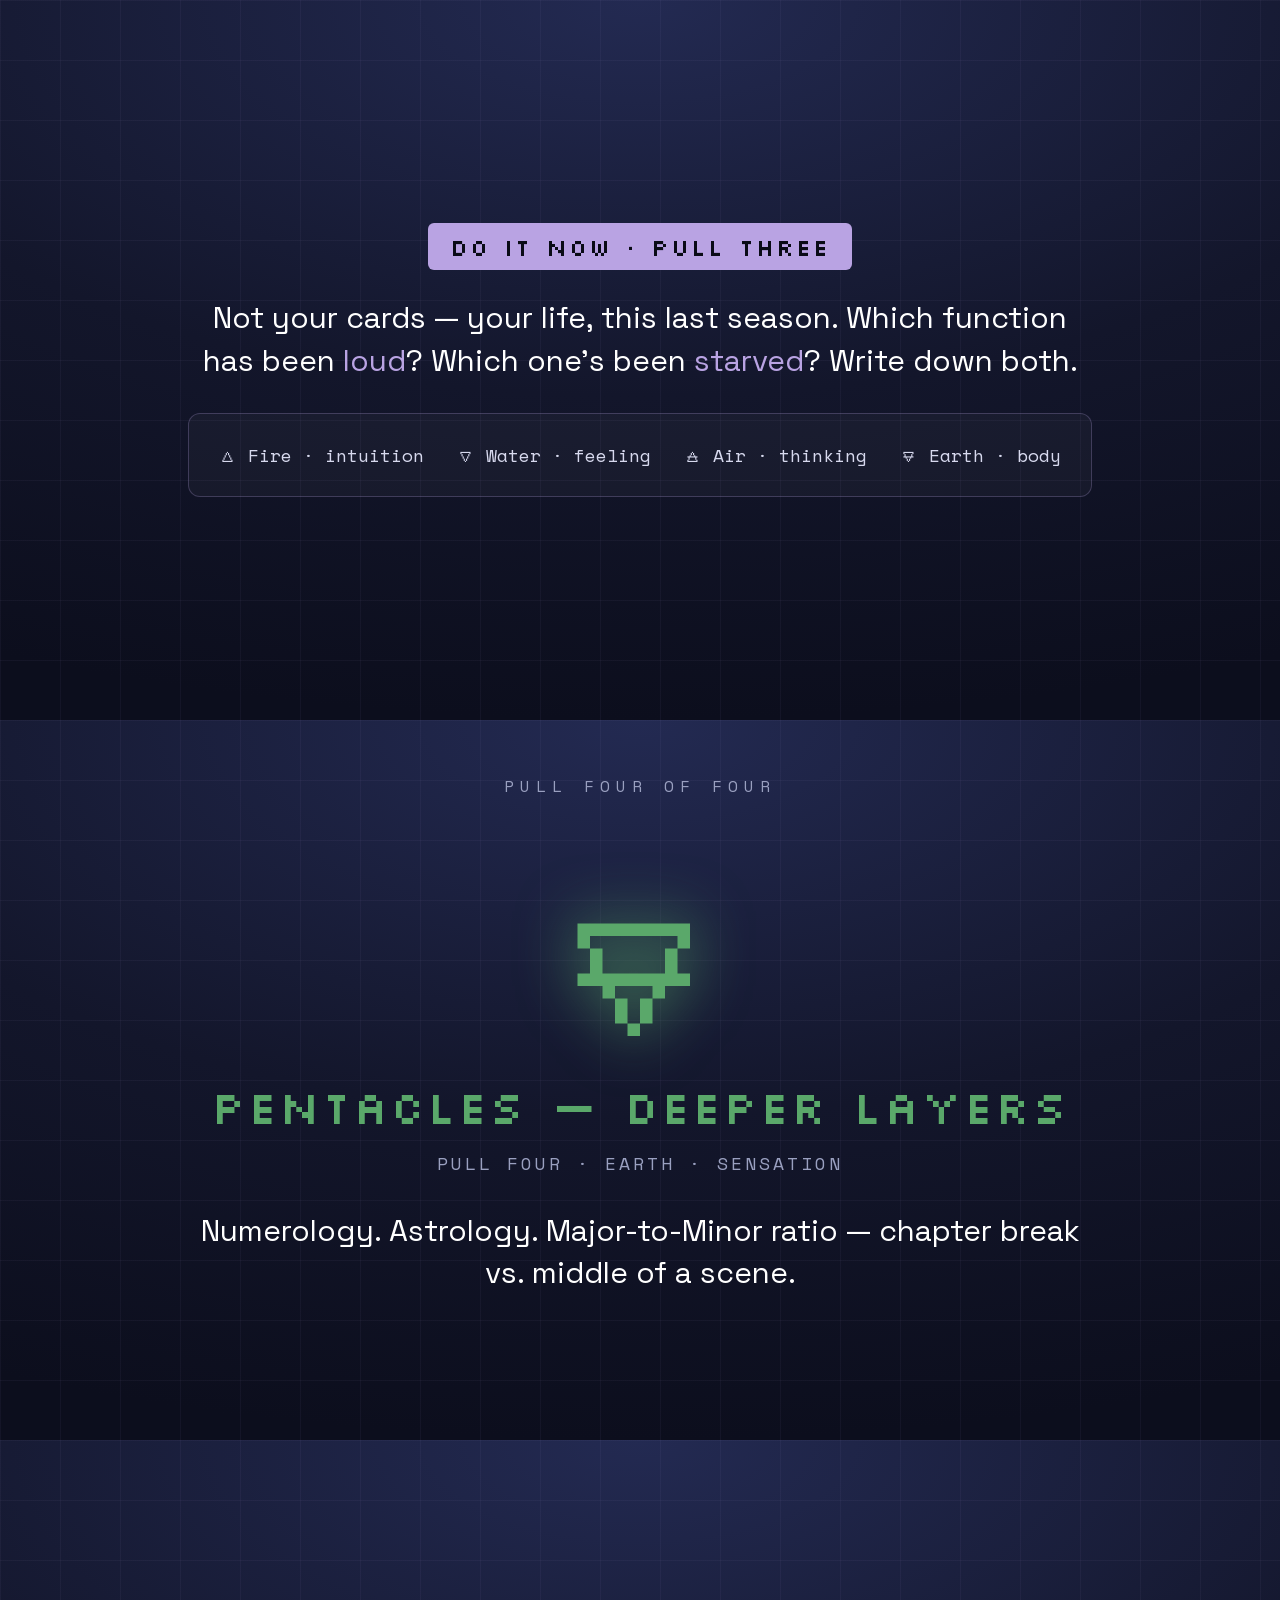
<file: deck/print.html>
<!doctype html>
<html lang="en"><head>
<meta charset="utf-8"><title>Time as Oracle — print</title>
<link rel="stylesheet" href="deck.css">
<style>
@page{ size:1280px 720px; margin:0; }
html,body{ margin:0; padding:0; background:#0a0b16; font-family:'Space Grotesk',sans-serif; }
.print-page{ width:1280px; height:720px; overflow:hidden; position:relative;
  page-break-after:always; break-after:page; }
.print-page:last-child{ page-break-after:auto; break-after:auto; }
.print-page .slide{ font-family:'Space Grotesk',sans-serif; }
</style>
</head><body>
<div class="print-page"><div class="slide title-slide"><div class="grid"></div>
  <img class="title-logo" src="assets/tarotpulse-logo.png" alt="">
  <div class="title-left">
    <div class="title-eyebrow">Mystic South 2026 · Workshop</div>
    <div class="title-main">TIME AS<br>ORACLE</div>
    <div class="title-sub">Tracking your tarot patterns through the lens of personal cycles</div>
    <div class="title-meta">Matt Stine<span class="b"> · </span>Friday 7/17 · Ravinia C</div>
  </div>
  <img class="title-card" src="assets/cards/fool.png" alt="The Fool"></div></div>
<div class="print-page"><div class="slide quote-slide black"><div class="quote-mark">&ldquo;</div>
      <div class="quote-text">If you can see your path laid out in front of you step by step, <span class="hl">you know it's not your path.</span></div>
      <div class="quote-attr">&mdash; Joseph Campbell</div></div></div>
<div class="print-page"><div class="slide card-slide"><div class="grid"></div>
      <div class="numeral">0</div>
      <div class="card-num-small">ARCANUM 0</div>
      <img class="card" src="assets/cards/fool.png" alt="THE FOOL">
      <div class="card-name">THE FOOL</div></div></div>
<div class="print-page"><div class="slide content-slide"><div class="grid"></div>
  <img class="card" src="assets/cards/five-pentacles.png" alt="Five of Pentacles"
       style="position:absolute;right:110px;top:50%;transform:translateY(-50%);height:500px;">
  <div style="max-width:640px;z-index:3;">
    <div class="eyebrow content-eyebrow">The ordinary world</div>
    <div class="content-big">What am I missing?</div>
    <div class="content-body" style="max-width:640px;">I'd pull a few, journal them, note what I was feeling, close the book. That practice is real. But one day I'm looking at a hard autumn on a single page, and there it is again and again — the <span class="hl">Five of Pentacles.</span> The figure in the snow, outside the lit window. Of seventy-eight cards, the one that wouldn't leave was the one my body already read as <em>lack</em> — in the exact stretch the financial floor was giving way under me. Maybe the count was chance. The <span class="hl">match</span> wasn't.</div>
  </div></div></div>
<div class="print-page"><div class="slide content-slide"><div class="grid"></div>
  <div class="eyebrow content-eyebrow">The reframe</div>
  <div class="split">
    <div class="col"><span class="lab">A single reading</span>is a sentence. Complete. True.</div>
    <div class="vs">→</div>
    <div class="col"><span class="lab">A year of readings</span>is a novel. One your own cards have been writing.</div>
  </div>
  <div class="content-body">Most of us have read sentences our whole practice without ever opening the book.</div></div></div>
<div class="print-page"><div class="slide quote-slide black"><div class="quote-mark">&ldquo;</div>
      <div class="quote-text">Just put something down — its significance <span class="hl">may only be apparent later.</span></div>
      <div class="quote-attr">&mdash; Mary K. Greer, 1984</div></div></div>
<div class="print-page"><div class="slide card-slide"><div class="grid"></div>
      <div class="numeral">II</div>
      <div class="card-num-small">ARCANUM II</div>
      <img class="card" src="assets/cards/priestess.png" alt="THE HIGH PRIESTESS">
      <div class="card-name">THE HIGH PRIESTESS</div></div></div>
<div class="print-page"><div class="slide content-slide"><div class="grid"></div><div class="eyebrow content-eyebrow">High Priestess</div><div class="content-big">You already know.</div>
      <div class="content-body">You've felt Death arrive when something was ending. Watched the Queen of Cups follow you through grief. Had a card fall face-up and you just <span class="hl">knew.</span></div></div></div>
<div class="print-page"><div class="slide content-slide"><div class="grid"></div><div class="eyebrow content-eyebrow">Behind the veil</div><div class="content-h">The pattern across <span class="lav">time.</span></div>
      <div class="content-body">She's Sophia — keeper of absolute knowledge — sitting between the pillars Boaz and Jachin. Behind her veil she's been holding <span class="hl">the pattern across time.</span> Not what one reading told you. What a hundred readings are telling you together.</div></div></div>
<div class="print-page"><div class="slide content-slide"><div class="grid"></div>
  <div class="eyebrow content-eyebrow">Four decades, same conclusion</div>
  <div class="timeline">
    <div class="tl-stone"><div class="yr">1984</div><div class="nm">Greer</div></div>
    <div class="tl-arrow">›</div>
    <div class="tl-stone"><div class="yr">2000</div><div class="nm">Rosengarten</div></div>
    <div class="tl-arrow">›</div>
    <div class="tl-stone"><div class="yr">2015</div><div class="nm">Wen</div></div>
    <div class="tl-arrow">›</div>
    <div class="tl-stone"><div class="yr">2026</div><div class="nm">Chang</div></div>
  </div>
  <div class="content-body" style="text-align:center;margin-top:50px;">The academy spent years arriving at a conclusion every witch in this room reached the first time a card followed her home three nights in a row.</div></div></div>
<div class="print-page"><div class="slide quote-slide black"><div class="quote-mark">&ldquo;</div>
      <div class="quote-text">Randomness is an illusion we create in order for our brain to put something in a box <span class="hl">we don't yet understand.</span></div>
      <div class="quote-attr">&mdash; Jaye Anne Beringer</div></div></div>
<div class="print-page"><div class="slide card-slide"><div class="grid"></div>
      <div class="numeral">VII</div>
      <div class="card-num-small">ARCANUM VII</div>
      <img class="card" src="assets/cards/chariot.png" alt="THE CHARIOT">
      <div class="card-name">THE CHARIOT</div></div></div>
<div class="print-page"><div class="slide content-slide"><div class="grid"></div><div class="eyebrow content-eyebrow">The Chariot is the vehicle, not the driver</div><div class="content-big">Journal. Spreadsheet.<br>App. Napkin.</div>
      <div class="content-body">A journal, a spreadsheet, an app, a napkin — I genuinely do not care. Wen's <em>Holistic Tarot</em> has templates for this. Chang's decan walk is the same impulse. <span class="hl">The Chariot is YOUR chariot.</span> Build it however you want.</div></div></div>
<div class="print-page"><div class="slide pull-slide"><div class="grid"></div>
      <div class="pull-num">PULL ONE OF FOUR</div>
      <div class="pull-glyph" style="color:var(--wands)">🜂</div>
      <div class="pull-suit" style="color:var(--wands)">WANDS — Record</div>
      <div class="pull-meta">Pull One · Fire · Intuition</div>
      <div class="pull-line">Pull and capture: date, cards, a few words on your life. <span class="hl">Don't interpret in the moment.</span> Just capture.</div></div></div>
<div class="print-page"><div class="slide exercise-slide"><div class="grid"></div>
  <div class="ex-badge">DO IT NOW · PULL ONE</div>
  <div class="ex-q">Shuffle. Pull one card — <span class="hl">your anchor for the next half hour.</span> Write down date, card, and a few words about your actual life. Then stop. Don't interpret it.</div>
  <div class="ex-data">&ldquo;Job interview.&rdquo;&nbsp;&nbsp;·&nbsp;&nbsp;&ldquo;Fight with my mom.&rdquo;&nbsp;&nbsp;·&nbsp;&nbsp;&ldquo;Felt weirdly peaceful.&rdquo;&nbsp;&nbsp;—&nbsp;&nbsp;a few words. That's the discipline.</div></div></div>
<div class="print-page"><div class="slide pull-slide"><div class="grid"></div>
      <div class="pull-num">PULL TWO OF FOUR</div>
      <div class="pull-glyph" style="color:var(--swords)">🜁</div>
      <div class="pull-suit" style="color:var(--swords)">SWORDS — Frequency</div>
      <div class="pull-meta">Pull Two · Air · Thinking</div>
      <div class="pull-line">After a month: which cards showed up most? Which suits dominate? <span class="hl">Clear-eyed analysis applied to the aggregate.</span></div></div></div>
<div class="print-page"><div class="slide exercise-slide"><div class="grid"></div>
  <div class="ex-badge">TOGETHER</div>
  <div class="ex-q">That card in front of you — the one you just pulled and didn't interpret? <span class="hl">You're also one day in this room's month.</span> We don't have a year of your data. We've got something better — a room.</div>
  <div class="ex-data">🜂 Wands&nbsp;&nbsp;·&nbsp;&nbsp;🜄 Cups&nbsp;&nbsp;·&nbsp;&nbsp;🜁 Swords&nbsp;&nbsp;·&nbsp;&nbsp;🜃 Pentacles&nbsp;&nbsp;·&nbsp;&nbsp;✦ Majors&nbsp;&nbsp;—&nbsp;&nbsp;when I call your suit, stand.</div></div></div>
<div class="print-page"><div class="slide content-slide" style="align-items:center;"><div class="grid"></div>
  <div class="eyebrow content-eyebrow">The room's weather</div>
  <div style="display:flex;gap:34px;justify-content:center;flex-wrap:wrap;margin:38px 0 30px;">
    <div style="text-align:center"><div style="font-size:46px;color:var(--wands)">🜂</div><div style="color:var(--wands);letter-spacing:2px">WANDS</div><div style="font-size:13px;color:#8086a6">Fire · making</div></div>
    <div style="text-align:center"><div style="font-size:46px;color:var(--cups)">🜄</div><div style="color:var(--cups);letter-spacing:2px">CUPS</div><div style="font-size:13px;color:#8086a6">Water · feeling</div></div>
    <div style="text-align:center"><div style="font-size:46px;color:var(--swords)">🜁</div><div style="color:var(--swords);letter-spacing:2px">SWORDS</div><div style="font-size:13px;color:#8086a6">Air · thinking</div></div>
    <div style="text-align:center"><div style="font-size:46px;color:var(--pents)">🜃</div><div style="color:var(--pents);letter-spacing:2px">PENTACLES</div><div style="font-size:13px;color:#8086a6">Earth · body</div></div>
    <div style="text-align:center"><div style="font-size:46px;color:var(--lav)">✦</div><div style="color:var(--lav);letter-spacing:2px">MAJORS</div><div style="font-size:13px;color:#8086a6">the big story</div></div>
  </div>
  <div class="content-body" style="text-align:center;">Which element is the room holding? Which one's missing? <span class="hl">That's this room's function, right now — and we'll test it at the end.</span></div></div></div>
<div class="print-page"><div class="slide pull-slide"><div class="grid"></div>
      <div class="pull-num">PULL THREE OF FOUR</div>
      <div class="pull-glyph" style="color:var(--cups)">🜄</div>
      <div class="pull-suit" style="color:var(--cups)">CUPS — Cycles</div>
      <div class="pull-meta">Pull Three · Water · Feeling</div>
      <div class="pull-line">After three months: when did Swords peak? When did Cups? <span class="hl">What was happening in your life at the crossover?</span></div></div></div>
<div class="print-page"><div class="slide content-slide" style="align-items:center;justify-content:center;"><div class="grid"></div>
  <div class="fn-grid">
    <div class="fn-cell"><div class="g" style="color:var(--wands)">🜂</div><div class="s" style="color:var(--wands)">WANDS</div><div class="d">Fire · Intuition</div></div>
    <div class="fn-cell"><div class="g" style="color:var(--cups)">🜄</div><div class="s" style="color:var(--cups)">CUPS</div><div class="d">Water · Feeling</div></div>
    <div class="fn-cell"><div class="g" style="color:var(--swords)">🜁</div><div class="s" style="color:var(--swords)">SWORDS</div><div class="d">Air · Thinking</div></div>
    <div class="fn-cell"><div class="g" style="color:var(--pents)">🜃</div><div class="s" style="color:var(--pents)">PENTACLES</div><div class="d">Earth · Sensation</div></div>
  </div>
  <div class="fn-caption">Four suits. Four elements. Four functions. The Chariot holds the tension of all of them.</div></div></div>
<div class="print-page"><div class="slide exercise-slide"><div class="grid"></div>
  <div class="ex-badge">DO IT NOW · PULL THREE</div>
  <div class="ex-q">Not your cards — your <span class="hl">life,</span> this last season. Which function has been <span style="color:var(--lav)">loud</span>? Which one's been <span style="color:var(--lav)">starved</span>? Write down both.</div>
  <div class="ex-data">🜂 Fire · intuition&nbsp;&nbsp;&nbsp;🜄 Water · feeling&nbsp;&nbsp;&nbsp;🜁 Air · thinking&nbsp;&nbsp;&nbsp;🜃 Earth · body</div></div></div>
<div class="print-page"><div class="slide pull-slide"><div class="grid"></div>
      <div class="pull-num">PULL FOUR OF FOUR</div>
      <div class="pull-glyph" style="color:var(--pents)">🜃</div>
      <div class="pull-suit" style="color:var(--pents)">PENTACLES — Deeper Layers</div>
      <div class="pull-meta">Pull Four · Earth · Sensation</div>
      <div class="pull-line">Numerology. Astrology. <span class="hl">Major-to-Minor ratio</span> — chapter break vs. middle of a scene.</div></div></div>
<div class="print-page"><div class="slide exercise-slide"><div class="grid"></div>
  <div class="ex-badge">DO IT NOW · PULL FOUR</div>
  <div class="ex-q">Back to the card you pulled first. Three layers: <span class="hl">its number, its sky, its rank.</span></div>
  <div class="ex-data">Numerology — reduce the number&nbsp;&nbsp;·&nbsp;&nbsp;Astrology — planet / sign&nbsp;&nbsp;·&nbsp;&nbsp;Major or Minor — chapter break, or middle of a scene?</div></div></div>
<div class="print-page"><div class="slide card-slide"><div class="grid"></div>
      <div class="numeral">X</div>
      <div class="card-num-small">ARCANUM X</div>
      <img class="card" src="assets/cards/wheel.png" alt="WHEEL OF FORTUNE">
      <div class="card-name">WHEEL OF FORTUNE</div></div></div>
<div class="print-page"><div class="slide content-slide"><div class="grid"></div><div class="eyebrow content-eyebrow">The Wheel turns</div><div class="content-big">You see it.</div>
      <div class="content-body">A card that's been following you. A suit that dominated the exact weeks your life was falling apart. The moment the method stops being an exercise and <span class="hl">starts being a mirror.</span></div></div></div>
<div class="print-page"><div class="slide quote-slide black"><div class="quote-mark">&ldquo;</div>
      <div class="quote-text">When an inner situation is not made conscious, <span class="hl">it happens outside as fate.</span></div>
      <div class="quote-attr">&mdash; C.G. Jung</div></div></div>
<div class="print-page"><div class="slide card-slide"><div class="grid"></div>
      <div class="numeral">XIII</div>
      <div class="card-num-small">ARCANUM XIII</div>
      <img class="card" src="assets/cards/death.png" alt="DEATH">
      <div class="card-name">DEATH</div></div></div>
<div class="print-page"><div class="slide content-slide"><div class="grid"></div><div class="eyebrow content-eyebrow">What has to die</div><div class="content-h">The habit of treating each reading<br>as an <span class="lav">isolated ritual.</span></div>
      <div class="content-body">Not your practice — your practice is beautiful. <span class="hl">The isolation in which you've been practicing.</span> Pull, interpret, close the circle, each reading its own working. That's real. But it's incomplete.</div></div></div>
<div class="print-page"><div class="slide content-slide"><div class="grid"></div><div class="eyebrow content-eyebrow">You already live by cycles</div><div class="content-big">One moon phase isn't<br>the lunar cycle.</div>
      <div class="content-body">You track the Wheel of the Year. You know Samhain is not Beltane, that October's energy is not April's. You just haven't applied that cyclical awareness to your cards yet.</div></div></div>
<div class="print-page"><div class="slide hero-slide">
  <div class="hero-bg" style="background-image:url('assets/heroes/goo.png')"></div><div class="hero-scrim"></div>
  <div class="hero-text">The caterpillar doesn't become a butterfly.<br><span class="hl">It becomes goo first.</span></div></div></div>
<div class="print-page"><div class="slide quote-slide black">
  <div class="content-big" style="font-size:64px;text-align:center;">February 2024.</div>
  <div class="content-body" style="text-align:center;margin-top:34px;max-width:900px;">
    I pulled Death on the 12th — my <span class="hl">rarest card</span>, ten pulls in two years.
    My sister Julie died on the 18th. Three deaths, three days apart.</div></div></div>
<div class="print-page"><div class="slide quote-slide black">
  <div class="quote-mark">&ldquo;</div>
  <div class="quote-text">I have your sister. <span class="hl">She is safe.</span></div>
  <div class="quote-attr">— The Morrigan</div>
  <div class="content-body" style="text-align:center;margin-top:40px;max-width:820px;">A single daily pull couldn't hold that. A year of them could.</div></div></div>
<div class="print-page"><div class="slide card-slide"><div class="grid"></div>
      <div class="numeral">XVII</div>
      <div class="card-num-small">ARCANUM XVII</div>
      <img class="card" src="assets/cards/star.png" alt="THE STAR">
      <div class="card-name">THE STAR</div></div></div>
<div class="print-page"><div class="slide hero-slide">
  <div class="hero-bg" style="background-image:url('assets/heroes/shimmer.png')"></div><div class="hero-scrim"></div>
  <div class="hero-text">And then — something. Far off in the black sky, <span class="hl">a shimmer.</span></div></div></div>
<div class="print-page"><div class="slide data-slide"><div class="grid"></div>
      <div class="data-h">A year of your cards, across time</div>
      <div style="font-family:'Space Mono',monospace;font-size:15px;color:#9aa0c0;margin-bottom:16px;letter-spacing:1px;">664 readings · 1,178 pulls · 28 months tracked</div><svg width="960" height="360" viewBox="0 0 960 360"><line x1="42" y1="314" x2="932" y2="314" stroke="rgba(185,163,227,0.12)"/><line x1="42" y1="168" x2="932" y2="168" stroke="rgba(185,163,227,0.12)"/><line x1="42" y1="22" x2="932" y2="22" stroke="rgba(185,163,227,0.12)"/><text x="34" y="318" fill="#8086a6" font-size="12" font-family="Space Mono" text-anchor="end">0%</text><text x="34" y="172" fill="#8086a6" font-size="12" font-family="Space Mono" text-anchor="end">25%</text><text x="34" y="26" fill="#8086a6" font-size="12" font-family="Space Mono" text-anchor="end">50%</text><polyline fill="none" stroke="#d1542e" stroke-width="3" stroke-linejoin="round" points="42,80 123,80 204,223 285,197 366,147 447,216 527,145 608,153 689,115 770,254 851,239 932,223" opacity="0.94"/><polyline fill="none" stroke="#4a78c9" stroke-width="3" stroke-linejoin="round" points="42,197 123,197 204,150 285,256 366,203 447,95 527,145 608,212 689,200 770,76 851,190 932,184" opacity="0.94"/><polyline fill="none" stroke="#caa45a" stroke-width="3" stroke-linejoin="round" points="42,139 123,256 204,223 285,110 366,259 447,241 527,197 608,168 689,172 770,183 851,165 932,223" opacity="0.94"/><polyline fill="none" stroke="#5aa86a" stroke-width="3" stroke-linejoin="round" points="42,256 123,139 204,77 285,110 366,63 447,120 527,184 608,139 689,186 770,159 851,78 932,41" opacity="0.94"/><text x="42" y="336" fill="#8086a6" font-size="12" font-family="Space Mono" text-anchor="middle">Jan</text><text x="123" y="336" fill="#8086a6" font-size="12" font-family="Space Mono" text-anchor="middle">Feb</text><text x="204" y="336" fill="#8086a6" font-size="12" font-family="Space Mono" text-anchor="middle">Mar</text><text x="285" y="336" fill="#8086a6" font-size="12" font-family="Space Mono" text-anchor="middle">Apr</text><text x="366" y="336" fill="#8086a6" font-size="12" font-family="Space Mono" text-anchor="middle">May</text><text x="447" y="336" fill="#8086a6" font-size="12" font-family="Space Mono" text-anchor="middle">Jun</text><text x="527" y="336" fill="#8086a6" font-size="12" font-family="Space Mono" text-anchor="middle">Jul</text><text x="608" y="336" fill="#8086a6" font-size="12" font-family="Space Mono" text-anchor="middle">Aug</text><text x="689" y="336" fill="#8086a6" font-size="12" font-family="Space Mono" text-anchor="middle">Sep</text><text x="770" y="336" fill="#8086a6" font-size="12" font-family="Space Mono" text-anchor="middle">Oct</text><text x="851" y="336" fill="#8086a6" font-size="12" font-family="Space Mono" text-anchor="middle">Nov</text><text x="932" y="336" fill="#8086a6" font-size="12" font-family="Space Mono" text-anchor="middle">Dec</text></svg>
      <div class="legend">
        <span><i style="background:#d1542e"></i>Wands</span>
        <span><i style="background:#4a78c9"></i>Cups</span>
        <span><i style="background:#caa45a"></i>Swords</span>
        <span><i style="background:#5aa86a"></i>Pentacles</span>
      </div></div></div>
<div class="print-page"><div class="slide card-slide" style="justify-content:flex-start;padding-left:140px;"><div class="grid"></div>
  <img class="card" src="assets/cards/queen-pentacles.png" alt="Queen of Pentacles" style="height:440px;">
  <div style="z-index:3;max-width:520px;margin-left:80px;">
    <div class="content-h" style="font-size:30px;">She had a <span class="lav">project.</span></div>
    <div class="content-body">My most-pulled card that year, clustering in March and again in November. When I looked at what those windows shared, it was obvious — <span class="hl">she had a project I was too close to see day by day.</span> That's the descriptive read, and it's honest. But I'm a systems person — so I had to ask whether she was really beating chance.</div>
  </div></div></div>
<div class="print-page"><div class="slide quote-slide black"><div class="quote-mark">&ldquo;</div>
      <div class="quote-text sm">An oracle cannot predict a precise event. But it can cast an image of a certain <span class="hl">qualitative field</span> of events &mdash; a certain psychological probability.</div>
      <div class="quote-attr">&mdash; Marie-Louise von Franz · On Divination and Synchronicity</div></div></div>
<div class="print-page"><div class="slide content-slide"><div class="grid"></div><div class="eyebrow content-eyebrow">So I asked von Franz's two questions</div><div class="content-h">Not the card. <span class="lav">The field.</span></div>
      <div class="content-body"><span class="hl">The precise card?</span> Chance. No card beats the odds — even the Five of Pentacles that haunted me: my deck clusters <em>some</em> card like that a third of the time.<br><br><span class="lav">The qualitative field?</span> Real. The <em>element</em> keeps time with the moment — what I ask and what I live, both. Earth · money &nbsp; Fire · making &nbsp; Water · loss &nbsp; <span class="hl">Air + Water · the Morrigan.</span><br><br>The deck didn't pick the card. It kept time with the charge.</div></div></div>
<div class="print-page"><div class="slide content-slide"><div class="grid"></div><div class="content-big">362<br><span class="lav" style="font-size:30px">consecutive days</span></div>
      <div class="content-body">Gabrielle — one of our first users — started tracking daily and noticed things her eye would never catch. <span class="hl">The method works for anyone who shows up.</span> This is not one person's fever dream.</div></div></div>
<div class="print-page"><div class="slide card-slide"><div class="grid"></div>
      <div class="numeral">XX</div>
      <div class="card-num-small">ARCANUM XX</div>
      <img class="card" src="assets/cards/judgement.png" alt="JUDGEMENT">
      <div class="card-name">JUDGEMENT</div></div></div>
<div class="print-page"><div class="slide content-slide"><div class="grid"></div><div class="eyebrow content-eyebrow">Sacred data</div><div class="content-h">A Book of Shadows written<br>by <span class="lav">the cards themselves.</span></div>
      <div class="content-body">A record of your soul's movement through time. A psychic autobiography — <span class="hl">a Book of Shadows written by the cards themselves.</span> Jaye Anne: "This data holds your energetic identity." And when your conscious analysis meets the unconscious signal your cards have been sending — that's the trumpet blast. Something cracks through. You can't unknow it.</div></div></div>
<div class="print-page"><div class="slide content-slide"><div class="grid"></div><div class="eyebrow content-eyebrow">Magical sovereignty, applied to information</div><div class="content-big">Don't let them walk<br>into your data, either.</div>
      <div class="content-body">If you use any digital tool — not just ours — ask the hard questions. Who owns this data? Can you delete it? Export it? Is someone harvesting your energetic identity?</div></div></div>
<div class="print-page"><div class="slide card-slide"><div class="grid"></div>
      <div class="numeral">XXI</div>
      <div class="card-num-small">ARCANUM XXI</div>
      <img class="card" src="assets/cards/world.png" alt="THE WORLD">
      <div class="card-name">THE WORLD</div></div></div>
<div class="print-page"><div class="slide content-slide"><div class="grid"></div><div class="eyebrow content-eyebrow">The World dancer needs nothing but the dance</div><div class="content-big">Paper. Pen.<br>Willingness to look back.</div>
      <div class="content-body">A journal with a monthly grid. Date, cards, notes. The willingness to look back after a month, three months, a year. <span class="hl">That's the whole method.</span> If you want to do this entirely analog, by candlelight, in your own handwriting — honor that. You have everything you need.</div></div></div>
<div class="print-page"><div class="slide cta-slide"><div class="grid"></div>
  <img class="cta-logo" src="assets/tarotpulse-logo.png" alt="">
  <div class="cta-h"><span class="b">TAROTPULSE</span> — HOW WE CHOSE TO SOLVE IT</div>
  <div class="cta-line">Not the only way. Just ours. It does the counting so you can focus on the meaning — and your data is yours: export it, delete it, never mined.</div>
  <div class="cta-qr"><img src="assets/qr-time-as-oracle.png" alt=""></div>
  <div class="cta-url">timeasoracle.mytarotpulse.com</div>
  <div class="cta-scan">Scan for slides · the 30-day workbook · TarotPulse</div>
  <div class="cta-code">At checkout, use code <b>TIMEASORACLE</b>.</div></div></div>
<div class="print-page"><div class="slide content-slide"><div class="grid"></div>
  <div class="eyebrow content-eyebrow">You're not learning something new — you're learning to see what the tradition always knew</div>
  <div class="timeline">
    <div class="tl-stone"><div class="yr">1984</div><div class="nm">Greer</div></div>
    <div class="tl-arrow">›</div>
    <div class="tl-stone"><div class="yr">2015</div><div class="nm">Wen</div></div>
    <div class="tl-arrow">›</div>
    <div class="tl-stone"><div class="yr">2026</div><div class="nm">Chang</div></div>
    <div class="tl-arrow">›</div>
    <div class="tl-stone you"><div class="yr">NOW</div><div class="nm">your practice</div></div>
  </div>
  <div class="content-body" style="text-align:center;margin-top:50px;">Four decades of practitioners independently arriving at the same conclusion: the pattern across time is where the deep information lives.</div></div></div>
<div class="print-page"><div class="slide content-slide"><div class="grid"></div><div class="eyebrow content-eyebrow">The collective vision</div><div class="content-big">Now imagine<br>every room.</div>
      <div class="content-body">Millions of practitioners tracking their patterns — anonymized, aggregated. What are the top cards being pulled right now, across the whole world? <span class="hl">What's the energetic signature of this moment on this part of the planet?</span><br><br>You already did it, in miniature, an hour ago — thirty cards, one room, its own weather.</div></div></div>
<div class="print-page"><div class="slide quote-slide black"><div class="quote-mark">&ldquo;</div>
      <div class="quote-text">Where we have thought to be alone, <span class="hl">we shall be with all the world.</span></div>
      <div class="quote-attr">&mdash; Joseph Campbell</div></div></div>
<div class="print-page"><div class="slide card-slide"><div class="grid"></div>
      <div class="numeral">0</div>
      <div class="card-num-small">ARCANUM 0</div>
      <img class="card" src="assets/cards/fool.png" alt="THE FOOL RETURNS">
      <div class="card-name">THE FOOL RETURNS</div></div></div>
<div class="print-page"><div class="slide quote-slide black"><div class="quote-mark">&ldquo;</div>
      <div class="quote-text">Literally nothing is random. If you think something randomly happened — <span class="hl">that's the thing to look at.</span></div>
      <div class="quote-attr">&mdash; Jaye Anne Beringer</div></div></div>
<div class="print-page"><div class="slide content-slide"><div class="grid"></div><div class="eyebrow content-eyebrow">You now have a method to listen</div><div class="content-big">Start tonight.</div>
      <div class="content-body">Pull your cards. Write them down. Do it tomorrow. And the next day. <span class="hl">Track the moon through a full cycle. Then look back.</span></div></div></div>
<div class="print-page"><div class="slide exercise-slide"><div class="grid"></div>
  <div class="ex-badge">DO IT NOW · YOUR WEEK</div>
  <div class="ex-q">Don't wait for tonight. Pull <span class="hl">seven cards</span> — one for each day ahead. Log them in the first seven rows of your sheet. Don't interpret them. <span class="hl">Live your week. Sunday, look back.</span></div>
  <div class="ex-data">Not a prediction — a capture. &ldquo;Its significance may only be apparent later.&rdquo; That's the Fool's bargain, and it starts now.</div></div></div>
<div class="print-page"><div class="slide close-slide"><div class="grid"></div>
  <div class="close-line">The cards were never just answering your questions.<br>They were <span class="hl">writing your story.</span><br><br>Now you know how to read it.</div>
  <div class="close-sign">Stay feral, folks.</div>
  <div class="close-res">Matt Stine · falkensmage.com · mytarotpulse.com</div>
  <img class="close-logo" src="assets/tarotpulse-logo.png" alt="">
  <div class="close-qr">
    <div class="close-qr-box"><img src="assets/qr-time-as-oracle.png" alt="Scan for slides, workbook, and TarotPulse"></div>
    <div class="close-qr-cap">Slides · workbook · TarotPulse<br>timeasoracle.mytarotpulse.com<br>At checkout, use code TIMEASORACLE.</div>
  </div></div></div>
</body></html>
</file>
<file: deck/fonts/fonts.css>
/* latin-ext */
@font-face {
  font-family: 'Silkscreen';
  font-style: normal;
  font-weight: 400;
  font-display: swap;
  src: url(m8JXjfVPf62XiF7kO-i9YL1la0GA1dOkDw.woff2) format('woff2');
  unicode-range: U+0100-02BA, U+02BD-02C5, U+02C7-02CC, U+02CE-02D7, U+02DD-02FF, U+0304, U+0308, U+0329, U+1D00-1DBF, U+1E00-1E9F, U+1EF2-1EFF, U+2020, U+20A0-20AB, U+20AD-20C0, U+2113, U+2C60-2C7F, U+A720-A7FF;
}
/* latin */
@font-face {
  font-family: 'Silkscreen';
  font-style: normal;
  font-weight: 400;
  font-display: swap;
  src: url(m8JXjfVPf62XiF7kO-i9YLNla0GA1dM.woff2) format('woff2');
  unicode-range: U+0000-00FF, U+0131, U+0152-0153, U+02BB-02BC, U+02C6, U+02DA, U+02DC, U+0304, U+0308, U+0329, U+2000-206F, U+20AC, U+2122, U+2191, U+2193, U+2212, U+2215, U+FEFF, U+FFFD;
}
/* latin-ext */
@font-face {
  font-family: 'Silkscreen';
  font-style: normal;
  font-weight: 700;
  font-display: swap;
  src: url(m8JUjfVPf62XiF7kO-i9aAhAfmKi2PmeBvYdbA.woff2) format('woff2');
  unicode-range: U+0100-02BA, U+02BD-02C5, U+02C7-02CC, U+02CE-02D7, U+02DD-02FF, U+0304, U+0308, U+0329, U+1D00-1DBF, U+1E00-1E9F, U+1EF2-1EFF, U+2020, U+20A0-20AB, U+20AD-20C0, U+2113, U+2C60-2C7F, U+A720-A7FF;
}
/* latin */
@font-face {
  font-family: 'Silkscreen';
  font-style: normal;
  font-weight: 700;
  font-display: swap;
  src: url(m8JUjfVPf62XiF7kO-i9aAhAfmyi2PmeBvY.woff2) format('woff2');
  unicode-range: U+0000-00FF, U+0131, U+0152-0153, U+02BB-02BC, U+02C6, U+02DA, U+02DC, U+0304, U+0308, U+0329, U+2000-206F, U+20AC, U+2122, U+2191, U+2193, U+2212, U+2215, U+FEFF, U+FFFD;
}
/* vietnamese */
@font-face {
  font-family: 'Space Grotesk';
  font-style: normal;
  font-weight: 400;
  font-display: swap;
  src: url(V8mDoQDjQSkFtoMM3T6r8E7mPb54C_k3HqUtEw.woff2) format('woff2');
  unicode-range: U+0102-0103, U+0110-0111, U+0128-0129, U+0168-0169, U+01A0-01A1, U+01AF-01B0, U+0300-0301, U+0303-0304, U+0308-0309, U+0323, U+0329, U+1EA0-1EF9, U+20AB;
}
/* latin-ext */
@font-face {
  font-family: 'Space Grotesk';
  font-style: normal;
  font-weight: 400;
  font-display: swap;
  src: url(V8mDoQDjQSkFtoMM3T6r8E7mPb94C_k3HqUtEw.woff2) format('woff2');
  unicode-range: U+0100-02BA, U+02BD-02C5, U+02C7-02CC, U+02CE-02D7, U+02DD-02FF, U+0304, U+0308, U+0329, U+1D00-1DBF, U+1E00-1E9F, U+1EF2-1EFF, U+2020, U+20A0-20AB, U+20AD-20C0, U+2113, U+2C60-2C7F, U+A720-A7FF;
}
/* latin */
@font-face {
  font-family: 'Space Grotesk';
  font-style: normal;
  font-weight: 400;
  font-display: swap;
  src: url(V8mDoQDjQSkFtoMM3T6r8E7mPbF4C_k3HqU.woff2) format('woff2');
  unicode-range: U+0000-00FF, U+0131, U+0152-0153, U+02BB-02BC, U+02C6, U+02DA, U+02DC, U+0304, U+0308, U+0329, U+2000-206F, U+20AC, U+2122, U+2191, U+2193, U+2212, U+2215, U+FEFF, U+FFFD;
}
/* vietnamese */
@font-face {
  font-family: 'Space Grotesk';
  font-style: normal;
  font-weight: 500;
  font-display: swap;
  src: url(V8mDoQDjQSkFtoMM3T6r8E7mPb54C_k3HqUtEw.woff2) format('woff2');
  unicode-range: U+0102-0103, U+0110-0111, U+0128-0129, U+0168-0169, U+01A0-01A1, U+01AF-01B0, U+0300-0301, U+0303-0304, U+0308-0309, U+0323, U+0329, U+1EA0-1EF9, U+20AB;
}
/* latin-ext */
@font-face {
  font-family: 'Space Grotesk';
  font-style: normal;
  font-weight: 500;
  font-display: swap;
  src: url(V8mDoQDjQSkFtoMM3T6r8E7mPb94C_k3HqUtEw.woff2) format('woff2');
  unicode-range: U+0100-02BA, U+02BD-02C5, U+02C7-02CC, U+02CE-02D7, U+02DD-02FF, U+0304, U+0308, U+0329, U+1D00-1DBF, U+1E00-1E9F, U+1EF2-1EFF, U+2020, U+20A0-20AB, U+20AD-20C0, U+2113, U+2C60-2C7F, U+A720-A7FF;
}
/* latin */
@font-face {
  font-family: 'Space Grotesk';
  font-style: normal;
  font-weight: 500;
  font-display: swap;
  src: url(V8mDoQDjQSkFtoMM3T6r8E7mPbF4C_k3HqU.woff2) format('woff2');
  unicode-range: U+0000-00FF, U+0131, U+0152-0153, U+02BB-02BC, U+02C6, U+02DA, U+02DC, U+0304, U+0308, U+0329, U+2000-206F, U+20AC, U+2122, U+2191, U+2193, U+2212, U+2215, U+FEFF, U+FFFD;
}
/* vietnamese */
@font-face {
  font-family: 'Space Grotesk';
  font-style: normal;
  font-weight: 700;
  font-display: swap;
  src: url(V8mDoQDjQSkFtoMM3T6r8E7mPb54C_k3HqUtEw.woff2) format('woff2');
  unicode-range: U+0102-0103, U+0110-0111, U+0128-0129, U+0168-0169, U+01A0-01A1, U+01AF-01B0, U+0300-0301, U+0303-0304, U+0308-0309, U+0323, U+0329, U+1EA0-1EF9, U+20AB;
}
/* latin-ext */
@font-face {
  font-family: 'Space Grotesk';
  font-style: normal;
  font-weight: 700;
  font-display: swap;
  src: url(V8mDoQDjQSkFtoMM3T6r8E7mPb94C_k3HqUtEw.woff2) format('woff2');
  unicode-range: U+0100-02BA, U+02BD-02C5, U+02C7-02CC, U+02CE-02D7, U+02DD-02FF, U+0304, U+0308, U+0329, U+1D00-1DBF, U+1E00-1E9F, U+1EF2-1EFF, U+2020, U+20A0-20AB, U+20AD-20C0, U+2113, U+2C60-2C7F, U+A720-A7FF;
}
/* latin */
@font-face {
  font-family: 'Space Grotesk';
  font-style: normal;
  font-weight: 700;
  font-display: swap;
  src: url(V8mDoQDjQSkFtoMM3T6r8E7mPbF4C_k3HqU.woff2) format('woff2');
  unicode-range: U+0000-00FF, U+0131, U+0152-0153, U+02BB-02BC, U+02C6, U+02DA, U+02DC, U+0304, U+0308, U+0329, U+2000-206F, U+20AC, U+2122, U+2191, U+2193, U+2212, U+2215, U+FEFF, U+FFFD;
}
/* vietnamese */
@font-face {
  font-family: 'Space Mono';
  font-style: italic;
  font-weight: 400;
  font-display: swap;
  src: url(i7dNIFZifjKcF5UAWdDRYERMSHK_MQacb0yG.woff2) format('woff2');
  unicode-range: U+0102-0103, U+0110-0111, U+0128-0129, U+0168-0169, U+01A0-01A1, U+01AF-01B0, U+0300-0301, U+0303-0304, U+0308-0309, U+0323, U+0329, U+1EA0-1EF9, U+20AB;
}
/* latin-ext */
@font-face {
  font-family: 'Space Mono';
  font-style: italic;
  font-weight: 400;
  font-display: swap;
  src: url(i7dNIFZifjKcF5UAWdDRYERMSXK_MQacb0yG.woff2) format('woff2');
  unicode-range: U+0100-02BA, U+02BD-02C5, U+02C7-02CC, U+02CE-02D7, U+02DD-02FF, U+0304, U+0308, U+0329, U+1D00-1DBF, U+1E00-1E9F, U+1EF2-1EFF, U+2020, U+20A0-20AB, U+20AD-20C0, U+2113, U+2C60-2C7F, U+A720-A7FF;
}
/* latin */
@font-face {
  font-family: 'Space Mono';
  font-style: italic;
  font-weight: 400;
  font-display: swap;
  src: url(i7dNIFZifjKcF5UAWdDRYERMR3K_MQacbw.woff2) format('woff2');
  unicode-range: U+0000-00FF, U+0131, U+0152-0153, U+02BB-02BC, U+02C6, U+02DA, U+02DC, U+0304, U+0308, U+0329, U+2000-206F, U+20AC, U+2122, U+2191, U+2193, U+2212, U+2215, U+FEFF, U+FFFD;
}
/* vietnamese */
@font-face {
  font-family: 'Space Mono';
  font-style: normal;
  font-weight: 400;
  font-display: swap;
  src: url(i7dPIFZifjKcF5UAWdDRYE58RXi4EwSsbg.woff2) format('woff2');
  unicode-range: U+0102-0103, U+0110-0111, U+0128-0129, U+0168-0169, U+01A0-01A1, U+01AF-01B0, U+0300-0301, U+0303-0304, U+0308-0309, U+0323, U+0329, U+1EA0-1EF9, U+20AB;
}
/* latin-ext */
@font-face {
  font-family: 'Space Mono';
  font-style: normal;
  font-weight: 400;
  font-display: swap;
  src: url(i7dPIFZifjKcF5UAWdDRYE98RXi4EwSsbg.woff2) format('woff2');
  unicode-range: U+0100-02BA, U+02BD-02C5, U+02C7-02CC, U+02CE-02D7, U+02DD-02FF, U+0304, U+0308, U+0329, U+1D00-1DBF, U+1E00-1E9F, U+1EF2-1EFF, U+2020, U+20A0-20AB, U+20AD-20C0, U+2113, U+2C60-2C7F, U+A720-A7FF;
}
/* latin */
@font-face {
  font-family: 'Space Mono';
  font-style: normal;
  font-weight: 400;
  font-display: swap;
  src: url(i7dPIFZifjKcF5UAWdDRYEF8RXi4EwQ.woff2) format('woff2');
  unicode-range: U+0000-00FF, U+0131, U+0152-0153, U+02BB-02BC, U+02C6, U+02DA, U+02DC, U+0304, U+0308, U+0329, U+2000-206F, U+20AC, U+2122, U+2191, U+2193, U+2212, U+2215, U+FEFF, U+FFFD;
}
/* vietnamese */
@font-face {
  font-family: 'Space Mono';
  font-style: normal;
  font-weight: 700;
  font-display: swap;
  src: url(i7dMIFZifjKcF5UAWdDRaPpZUFqaHi6WZ3S_Yg.woff2) format('woff2');
  unicode-range: U+0102-0103, U+0110-0111, U+0128-0129, U+0168-0169, U+01A0-01A1, U+01AF-01B0, U+0300-0301, U+0303-0304, U+0308-0309, U+0323, U+0329, U+1EA0-1EF9, U+20AB;
}
/* latin-ext */
@font-face {
  font-family: 'Space Mono';
  font-style: normal;
  font-weight: 700;
  font-display: swap;
  src: url(i7dMIFZifjKcF5UAWdDRaPpZUFuaHi6WZ3S_Yg.woff2) format('woff2');
  unicode-range: U+0100-02BA, U+02BD-02C5, U+02C7-02CC, U+02CE-02D7, U+02DD-02FF, U+0304, U+0308, U+0329, U+1D00-1DBF, U+1E00-1E9F, U+1EF2-1EFF, U+2020, U+20A0-20AB, U+20AD-20C0, U+2113, U+2C60-2C7F, U+A720-A7FF;
}
/* latin */
@font-face {
  font-family: 'Space Mono';
  font-style: normal;
  font-weight: 700;
  font-display: swap;
  src: url(i7dMIFZifjKcF5UAWdDRaPpZUFWaHi6WZ3Q.woff2) format('woff2');
  unicode-range: U+0000-00FF, U+0131, U+0152-0153, U+02BB-02BC, U+02C6, U+02DA, U+02DC, U+0304, U+0308, U+0329, U+2000-206F, U+20AC, U+2122, U+2191, U+2193, U+2212, U+2215, U+FEFF, U+FFFD;
}
</file>
<file: deck/deck.css>
/* Time as Oracle — reveal.js deck theme.
   Technomagickal, harmonized to the TarotPulse workbook system.
   Slides authored at 1280×720 (matches Reveal width/height config). */
@import url('fonts/fonts.css');  /* vendored locally — deck runs fully offline */

:root{
  --obsidian:#13162b; --lav:#b9a3e3; --lav-soft:#cdbcec; --lav-deep:#8b6fc9;
  --gold:#caa45a; --ink:#e8e9f5; --mut:#9aa0c0;
  --wands:#d1542e; --cups:#4a78c9; --swords:#caa45a; --pents:#5aa86a;
}
html,body{margin:0;background:#0a0b16;}
.reveal{font-family:'Space Grotesk',sans-serif;background:#0a0b16;}
.reveal .slides{text-align:left;}
.slide, .slide *{box-sizing:border-box;}
.pixel{font-family:'Silkscreen',monospace;}
.mono{font-family:'Space Mono',monospace;}

/* base slide canvas */
.slide{
  position:relative; width:1280px; height:720px; overflow:hidden;
  background:radial-gradient(120% 100% at 50% 0%, #232a52 0%, var(--obsidian) 55%, #0c0e1d 100%);
  color:var(--ink); display:flex; align-items:center; justify-content:center;
}
.slide.black{background:#0a0b16;}
.grid{position:absolute;inset:0;
  background-image:linear-gradient(rgba(185,163,227,.05) 1px,transparent 1px),
                   linear-gradient(90deg,rgba(185,163,227,.05) 1px,transparent 1px);
  background-size:60px 60px;}
.eyebrow{font-family:'Space Mono',monospace;font-size:17px;letter-spacing:4px;
  color:var(--lav);text-transform:uppercase;max-width:1060px;}
.foot{position:absolute;bottom:34px;right:54px;font-family:'Space Mono',monospace;
  font-size:13px;color:var(--mut);letter-spacing:1px;z-index:5;}

/* TITLE */
.title-slide{justify-content:space-between;padding:0 96px;}
.title-left{z-index:3;max-width:680px;}
.title-eyebrow{font-family:'Space Mono',monospace;font-size:18px;letter-spacing:4px;
  color:var(--lav);text-transform:uppercase;margin-bottom:28px;}
.title-main{font-family:'Silkscreen',monospace;font-weight:700;font-size:74px;line-height:1.05;color:#fff;}
.title-sub{font-style:italic;font-size:26px;color:#d7d9ee;margin-top:30px;line-height:1.4;max-width:600px;}
.title-meta{margin-top:64px;font-family:'Space Mono',monospace;font-size:18px;color:var(--ink);letter-spacing:1px;}
.title-meta .b{color:var(--lav);}
.title-card{height:560px;z-index:3;border-radius:12px;
  box-shadow:0 0 70px rgba(185,163,227,.45),0 18px 50px rgba(0,0,0,.6);}
.title-logo{position:absolute;top:48px;right:54px;width:100px;border-radius:12px;z-index:5;}

/* CARD OPENER */
.card-slide .numeral{position:absolute;font-family:'Silkscreen',monospace;font-weight:700;
  font-size:420px;color:rgba(185,163,227,.07);z-index:1;line-height:1;letter-spacing:8px;}
.card-slide .card{height:500px;z-index:3;border-radius:10px;
  box-shadow:0 0 80px rgba(185,163,227,.5),0 18px 50px rgba(0,0,0,.6);}
.card-name{position:absolute;bottom:64px;left:0;right:0;text-align:center;z-index:4;
  font-family:'Silkscreen',monospace;font-size:30px;color:var(--lav);letter-spacing:4px;}
.card-num-small{position:absolute;top:64px;left:0;right:0;text-align:center;z-index:4;
  font-family:'Space Mono',monospace;font-size:18px;color:var(--gold);letter-spacing:8px;}

/* QUOTE */
.quote-slide{flex-direction:column;text-align:center;padding:0 190px;}
.quote-mark{font-family:'Silkscreen',monospace;font-size:80px;color:var(--lav-deep);opacity:.5;margin-bottom:14px;}
.quote-text{font-weight:500;font-size:42px;line-height:1.4;color:#fff;max-width:920px;}
.quote-text.sm{font-size:34px;}
.quote-text .hl{color:var(--gold);}
.quote-attr{margin-top:52px;font-family:'Space Mono',monospace;font-size:21px;color:var(--lav);letter-spacing:1px;}

/* CONTENT */
.content-slide{flex-direction:column;align-items:flex-start;padding:96px 110px;justify-content:center;}
.content-eyebrow{margin-bottom:26px;}
.content-h{font-family:'Silkscreen',monospace;font-size:40px;color:#fff;line-height:1.18;z-index:3;max-width:1080px;}
.content-h .lav{color:var(--lav);}
.content-big{font-size:60px;font-family:'Silkscreen',monospace;color:#fff;line-height:1.1;z-index:3;max-width:1080px;}
.content-body{font-size:26px;line-height:1.55;color:#d7d9ee;margin-top:30px;max-width:1000px;z-index:3;}
.content-body .hl{color:var(--lav);font-weight:500;}
.split{display:flex;gap:60px;align-items:center;width:100%;z-index:3;}
.split .col{flex:1;min-width:0;font-size:30px;line-height:1.4;color:#fff;}
.split .col .lab{font-family:'Space Mono',monospace;font-size:16px;color:var(--lav);letter-spacing:2px;text-transform:uppercase;display:block;margin-bottom:14px;}
.split .vs{font-family:'Silkscreen',monospace;color:var(--lav-deep);font-size:30px;}

/* PULL (suit) */
.pull-slide{flex-direction:column;align-items:center;justify-content:center;text-align:center;}
.pull-glyph{font-size:200px;line-height:1;z-index:3;text-shadow:0 0 60px currentColor;}
.pull-suit{font-family:'Silkscreen',monospace;font-size:46px;margin-top:10px;z-index:3;letter-spacing:2px;}
.pull-meta{font-family:'Space Mono',monospace;font-size:18px;color:var(--mut);letter-spacing:3px;margin-top:14px;text-transform:uppercase;z-index:3;}
.pull-line{font-size:30px;color:#fff;margin-top:34px;max-width:880px;z-index:3;line-height:1.4;}
.pull-num{position:absolute;top:54px;left:0;right:0;text-align:center;font-family:'Space Mono',monospace;
  font-size:16px;color:var(--mut);letter-spacing:6px;z-index:3;}

/* FOUR FUNCTIONS mandala */
.fn-grid{display:grid;grid-template-columns:1fr 1fr;gap:30px;z-index:3;width:880px;}
.fn-cell{border:1.5px solid rgba(185,163,227,.3);border-radius:14px;padding:26px 30px;
  background:rgba(255,255,255,.02);}
.fn-cell .g{font-size:60px;line-height:1;}
.fn-cell .s{font-family:'Silkscreen',monospace;font-size:22px;margin-top:10px;}
.fn-cell .d{font-family:'Space Mono',monospace;font-size:15px;color:var(--mut);margin-top:8px;letter-spacing:1px;}
.fn-caption{position:absolute;bottom:52px;left:0;right:0;text-align:center;font-size:22px;color:#d7d9ee;z-index:3;}

/* TIMELINE / river */
.timeline{display:flex;align-items:center;justify-content:center;gap:0;z-index:3;width:1080px;flex-wrap:nowrap;}
.tl-stone{text-align:center;}
.tl-stone .yr{font-family:'Silkscreen',monospace;font-size:26px;color:var(--lav);}
.tl-stone .nm{font-family:'Space Mono',monospace;font-size:15px;color:#d7d9ee;margin-top:8px;letter-spacing:1px;}
.tl-stone.you .yr{color:var(--gold);}
.tl-arrow{color:var(--lav-deep);font-size:30px;margin:0 18px;opacity:.7;}

/* EXERCISE */
.exercise-slide{flex-direction:column;align-items:center;justify-content:center;padding:60px;}
.ex-badge{font-family:'Silkscreen',monospace;font-size:24px;color:#0a0b16;background:var(--lav);
  padding:8px 22px;border-radius:6px;letter-spacing:2px;z-index:3;}
.ex-q{font-size:30px;color:#fff;margin-top:26px;text-align:center;max-width:900px;line-height:1.45;z-index:3;}
.ex-data{margin-top:30px;background:rgba(255,255,255,.03);border:1px solid rgba(185,163,227,.25);
  border-radius:12px;padding:24px 30px;z-index:3;font-family:'Space Mono',monospace;font-size:18px;color:#d7d9ee;line-height:1.9;}
.ex-data .hot{color:var(--gold);}

/* DATA reveal */
.data-slide{flex-direction:column;align-items:center;justify-content:center;}
.data-h{font-family:'Silkscreen',monospace;font-size:30px;color:#fff;margin-bottom:24px;z-index:3;}
.legend{display:flex;gap:30px;margin-top:22px;z-index:3;font-family:'Space Mono',monospace;font-size:16px;}
.legend span{display:flex;align-items:center;gap:8px;color:#d7d9ee;}
.legend i{width:16px;height:4px;display:inline-block;border-radius:2px;}

/* HERO (generated bg) */
.hero-slide{flex-direction:column;align-items:center;justify-content:center;text-align:center;}
.hero-bg{position:absolute;inset:0;background-size:cover;background-position:center;z-index:0;}
.hero-scrim{position:absolute;inset:0;background:linear-gradient(180deg,rgba(10,11,22,.35),rgba(10,11,22,.78));z-index:1;}
.hero-text{position:relative;z-index:3;font-size:40px;color:#fff;max-width:900px;line-height:1.4;font-weight:500;
  text-shadow:0 4px 30px rgba(0,0,0,.8);}
.hero-text .hl{color:var(--lav);}
/* placeholder hero treatment until generated art is dropped in */
.hero-goo{background:radial-gradient(80% 70% at 50% 55%, #caa45a 0%, #6a7a3a 28%, #2a3a44 60%, #0a0b16 100%);}
.hero-shimmer{background:radial-gradient(40% 40% at 72% 22%, #e8e6ff 0%, #b9a3e3 14%, #2a2a52 40%, #0a0b16 80%);}

/* CTA */
.cta-slide{flex-direction:column;text-align:center;}
.cta-logo{width:120px;border-radius:14px;margin-bottom:16px;z-index:3;}
.cta-h{font-family:'Silkscreen',monospace;font-size:34px;color:#fff;z-index:3;}
.cta-h .b{color:var(--lav);}
.cta-line{font-size:22px;color:#d7d9ee;margin-top:16px;z-index:3;max-width:820px;}
.cta-qr{background:#fff;border-radius:14px;padding:12px;margin-top:16px;z-index:3;}
.cta-qr img{width:130px;height:130px;display:block;}
.cta-url{margin-top:12px;font-family:'Space Mono',monospace;font-size:22px;color:var(--lav);letter-spacing:1px;z-index:3;}
.cta-scan{margin-top:8px;font-family:'Space Mono',monospace;font-size:15px;color:var(--mut);letter-spacing:1px;z-index:3;}
.cta-code{margin-top:14px;font-family:'Space Mono',monospace;font-size:15px;color:var(--gold);letter-spacing:1px;z-index:3;border:1px dashed rgba(202,164,90,.6);border-radius:10px;padding:8px 16px;background:rgba(202,164,90,.09);}
.cta-code b{color:#fff;letter-spacing:3px;font-weight:700;}

/* CLOSE */
.close-slide{flex-direction:column;text-align:center;padding:110px 140px 260px;}
.close-line{font-size:34px;color:#fff;line-height:1.4;z-index:3;max-width:1000px;}
.close-line .hl{color:var(--lav);}
.close-sign{font-family:'Space Mono',monospace;font-size:22px;color:var(--gold);margin-top:40px;z-index:3;}
.close-res{font-family:'Space Mono',monospace;font-size:15px;color:var(--mut);margin-top:24px;z-index:3;}
.close-logo{position:absolute;top:48px;left:50%;transform:translateX(-50%);width:90px;border-radius:10px;z-index:4;}
.close-qr{position:absolute;left:50%;transform:translateX(-50%);bottom:52px;z-index:4;text-align:center;}
.close-qr-box{background:#fff;border-radius:12px;padding:12px;display:inline-block;}
.close-qr-box img{width:132px;height:132px;display:block;}
.close-qr-cap{font-family:'Space Mono',monospace;font-size:12px;color:var(--mut);margin-top:10px;line-height:1.5;letter-spacing:.5px;}
</file>
